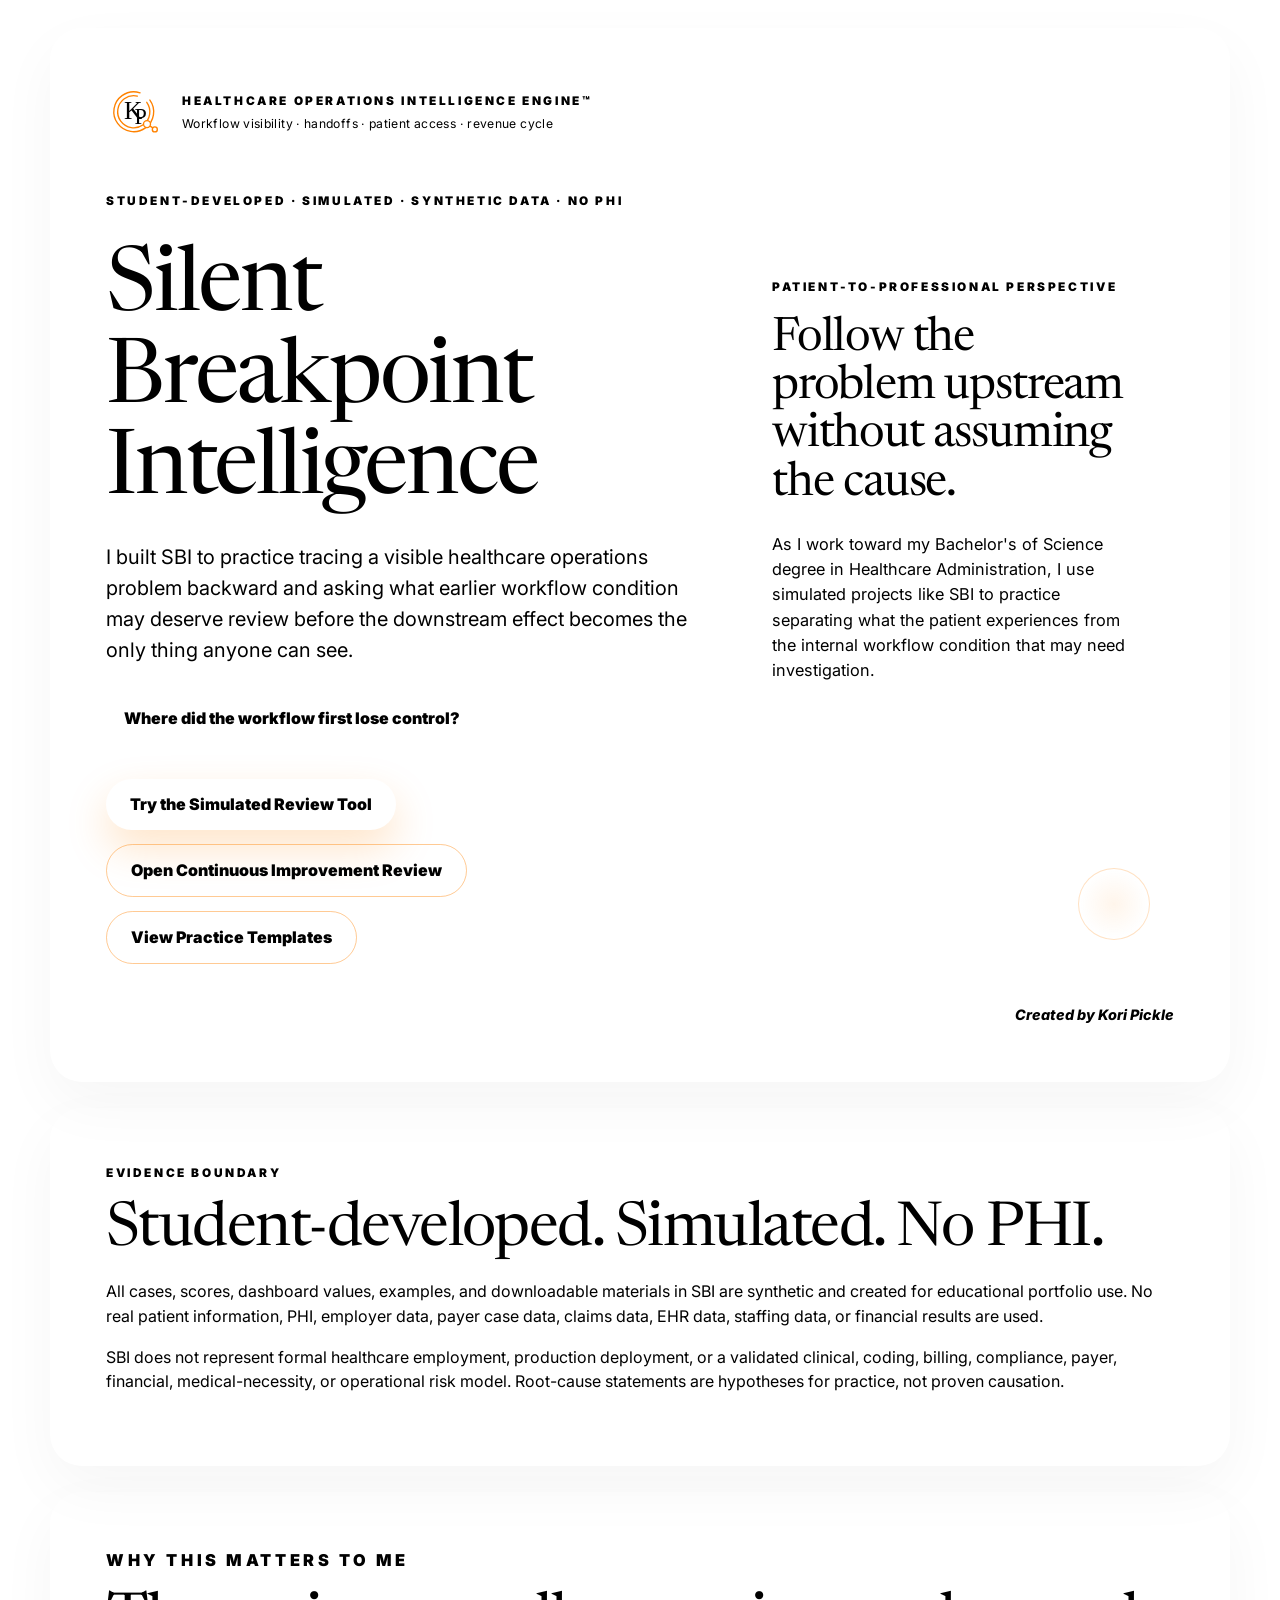
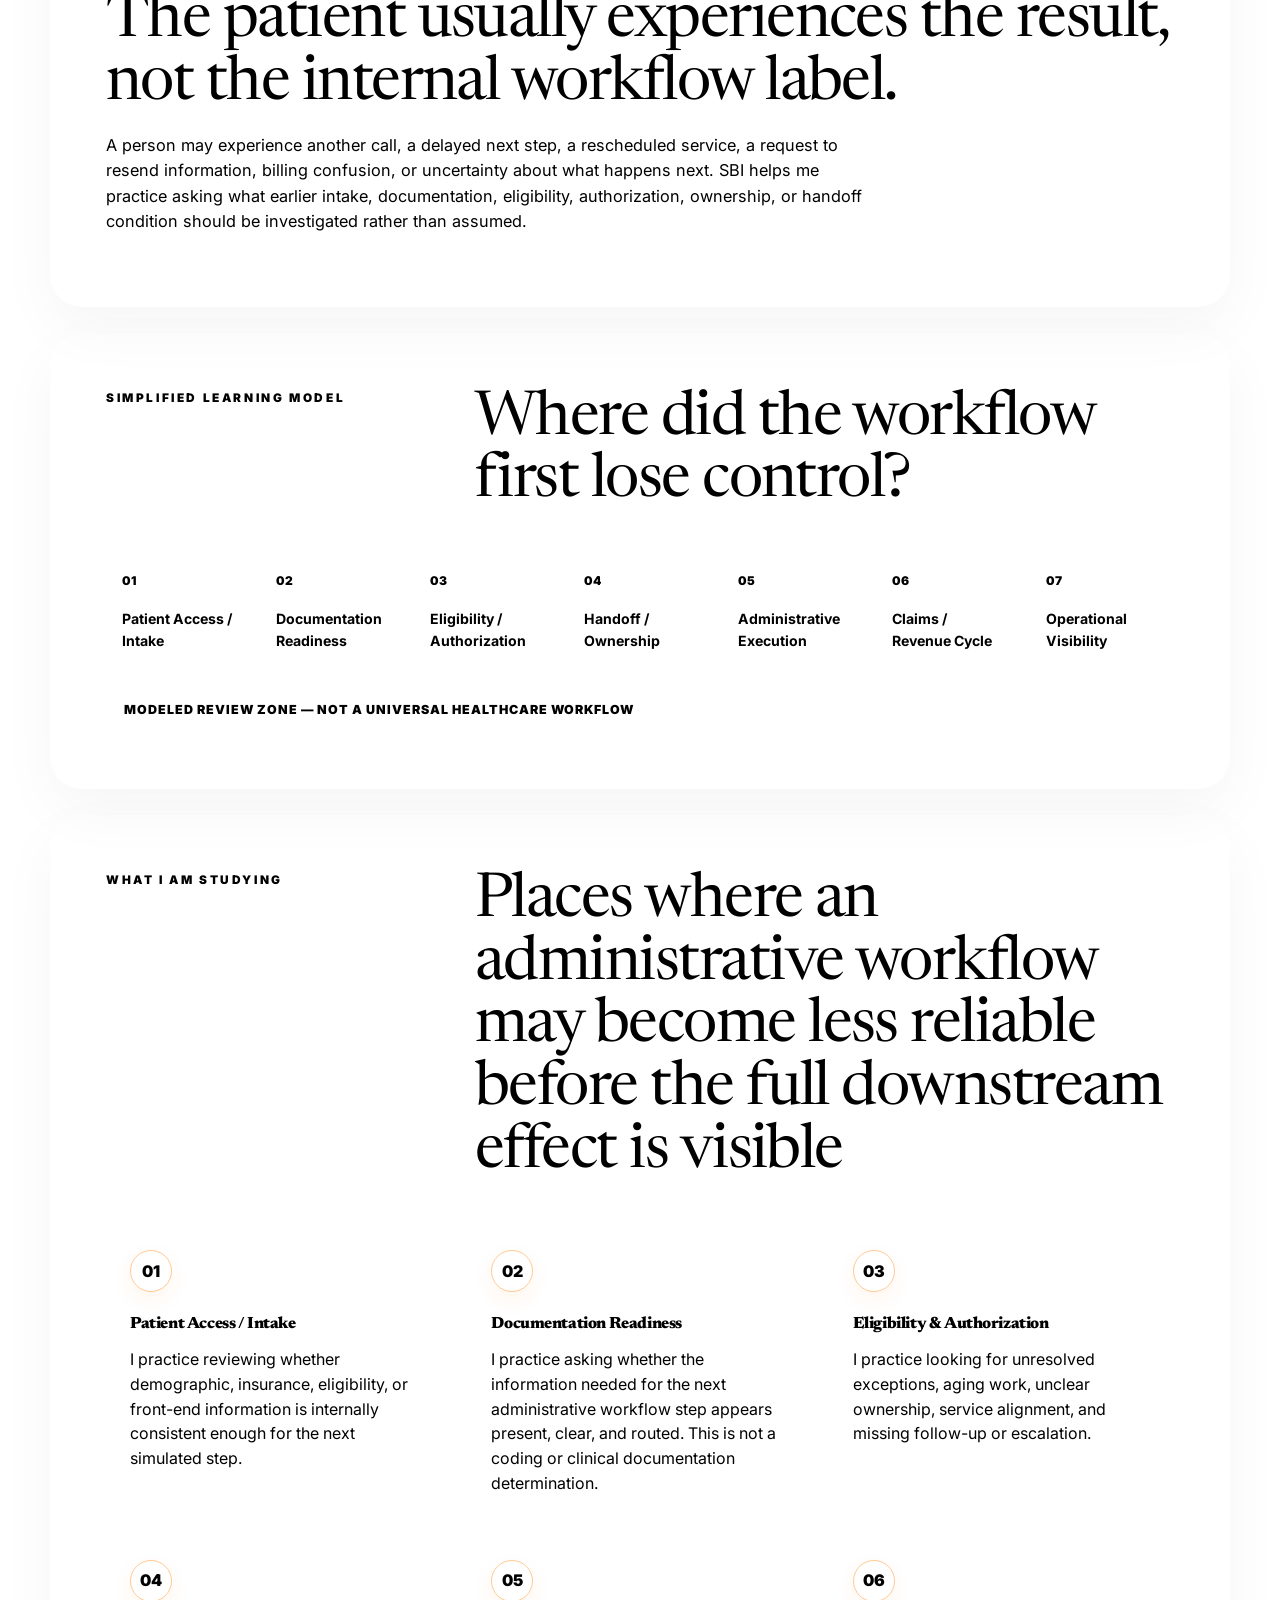
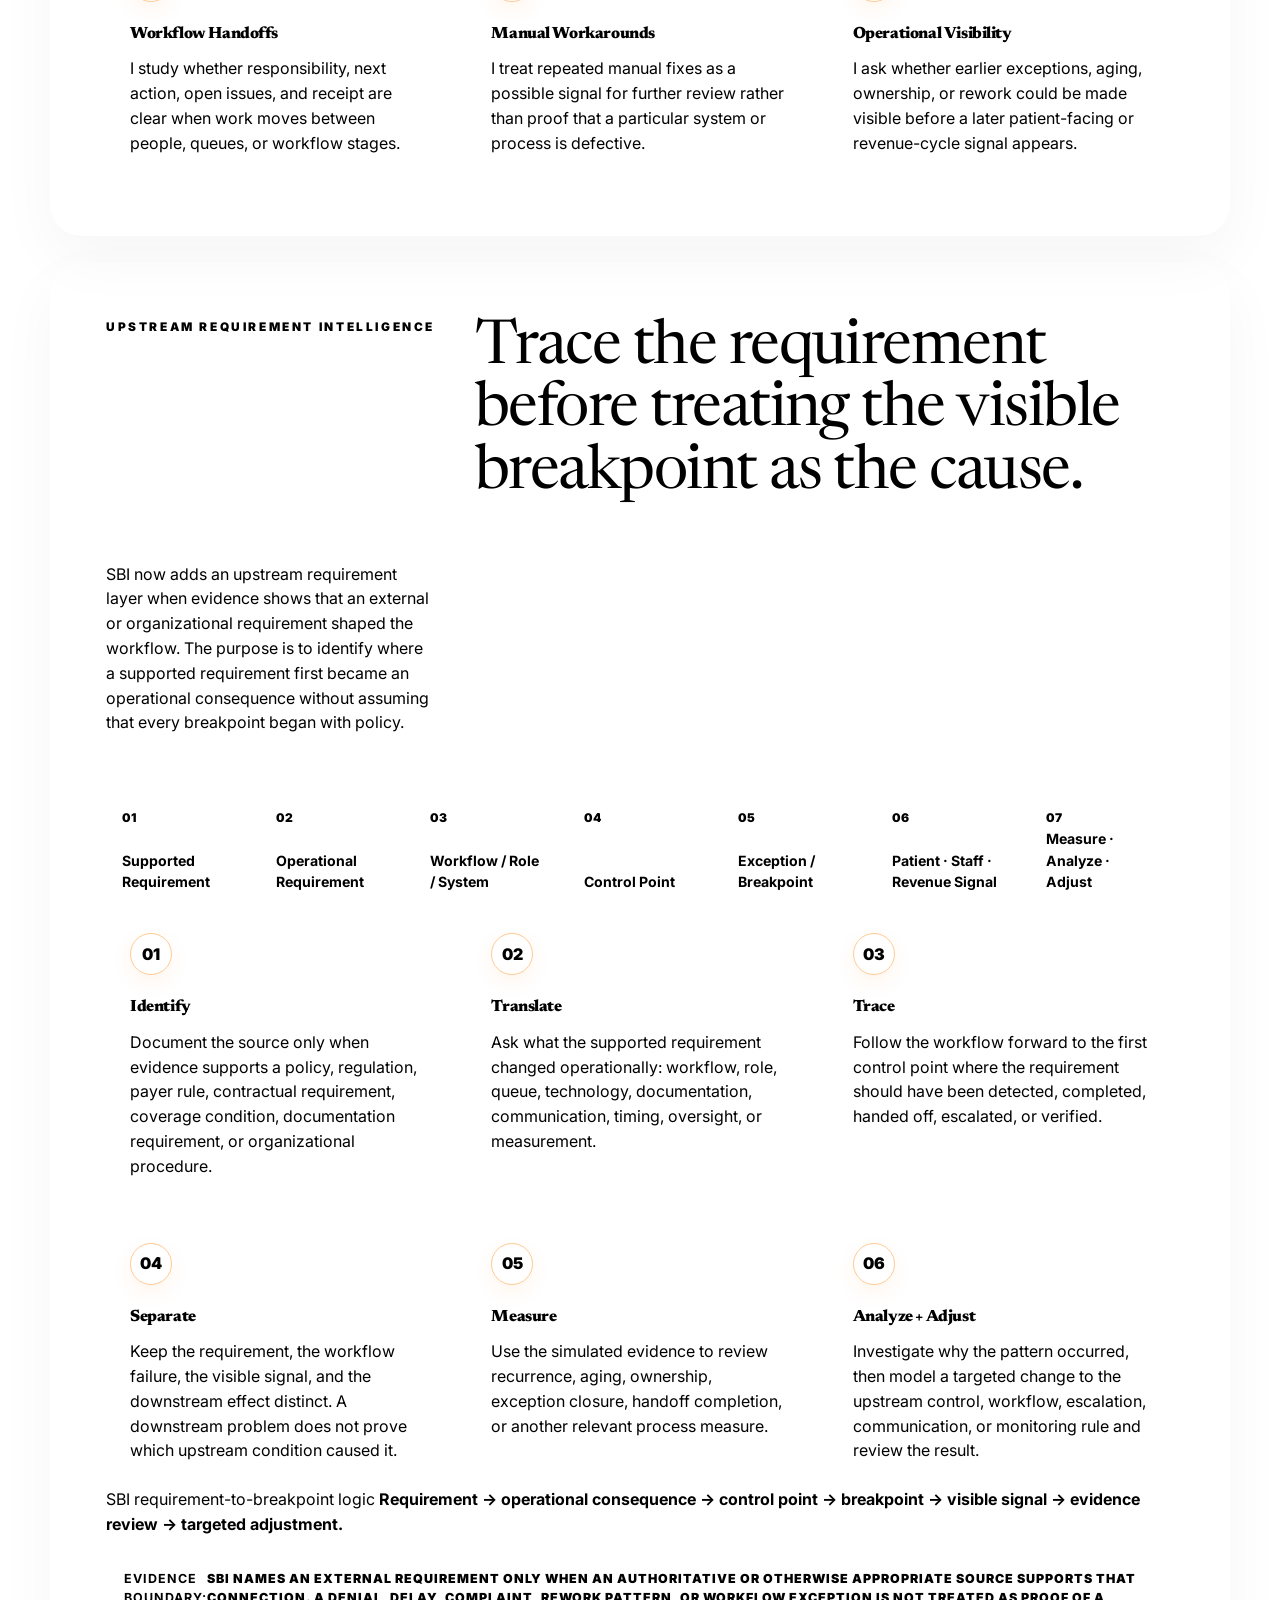
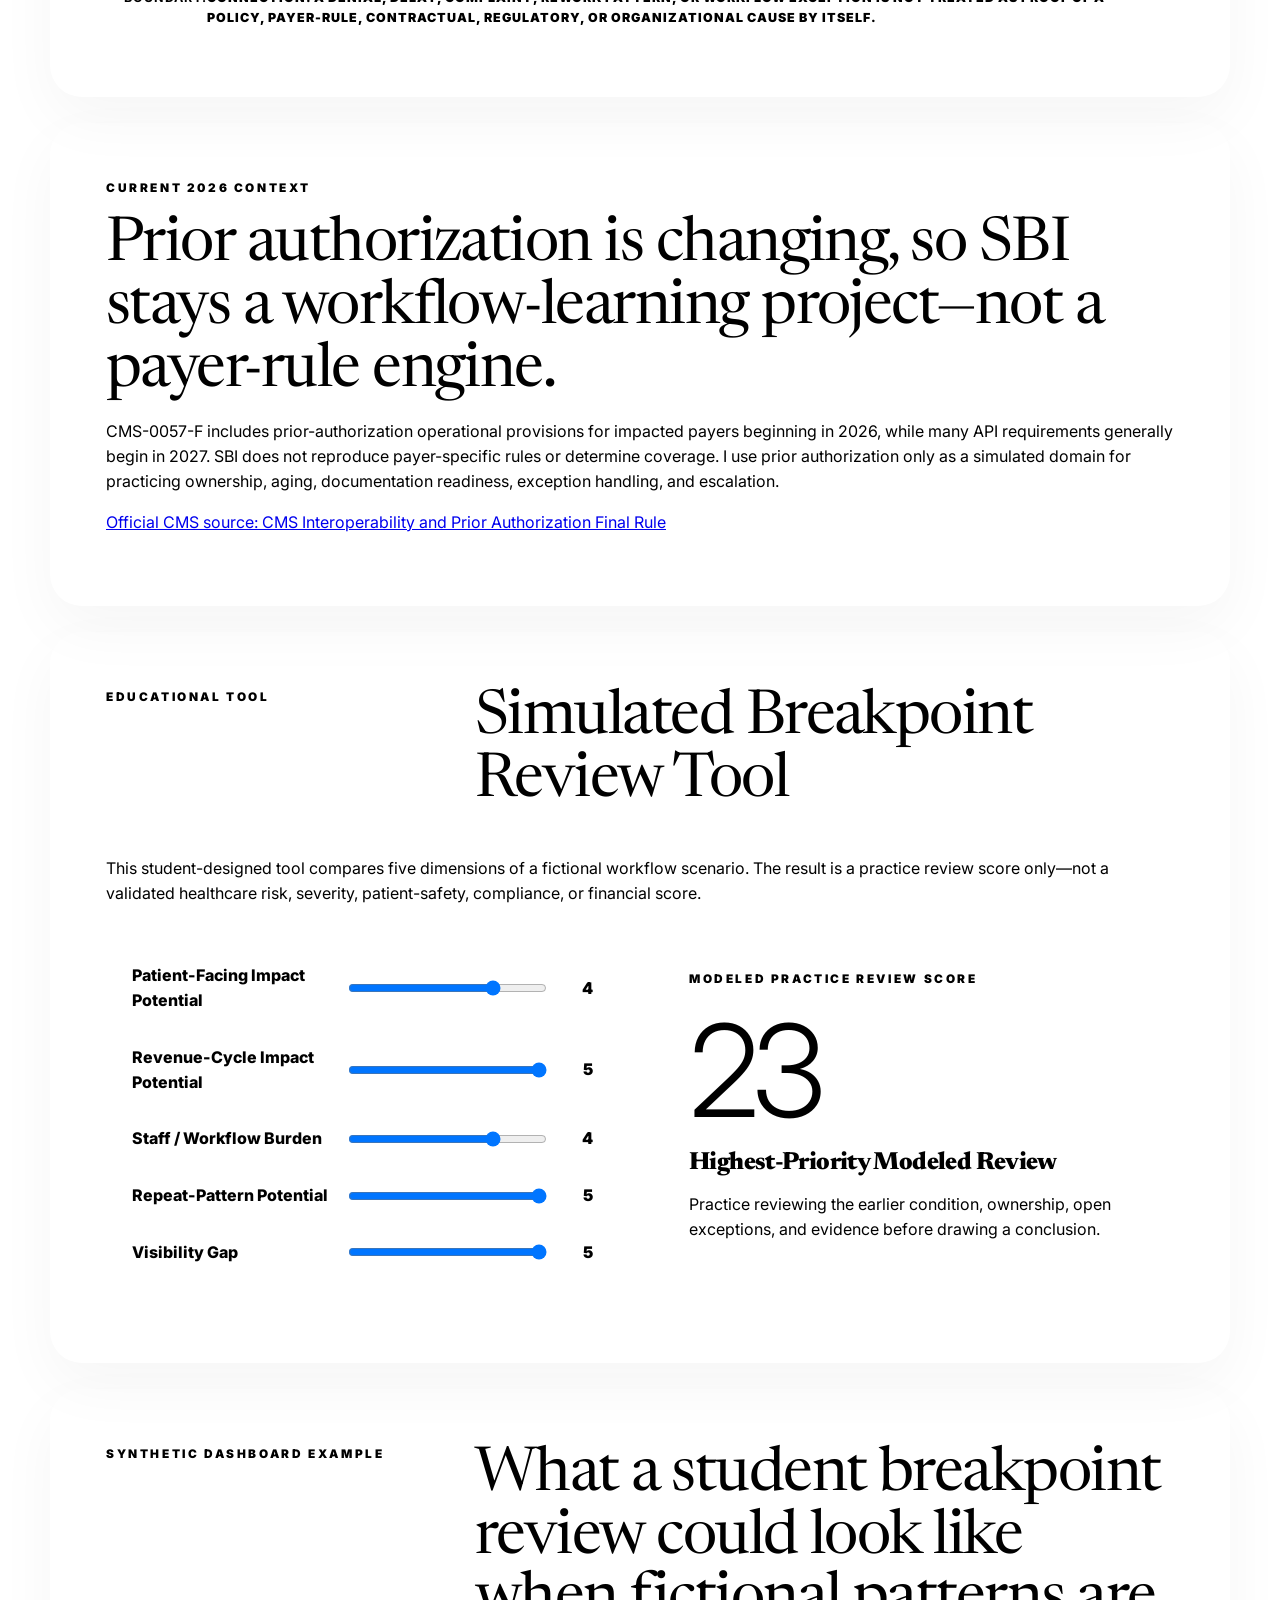
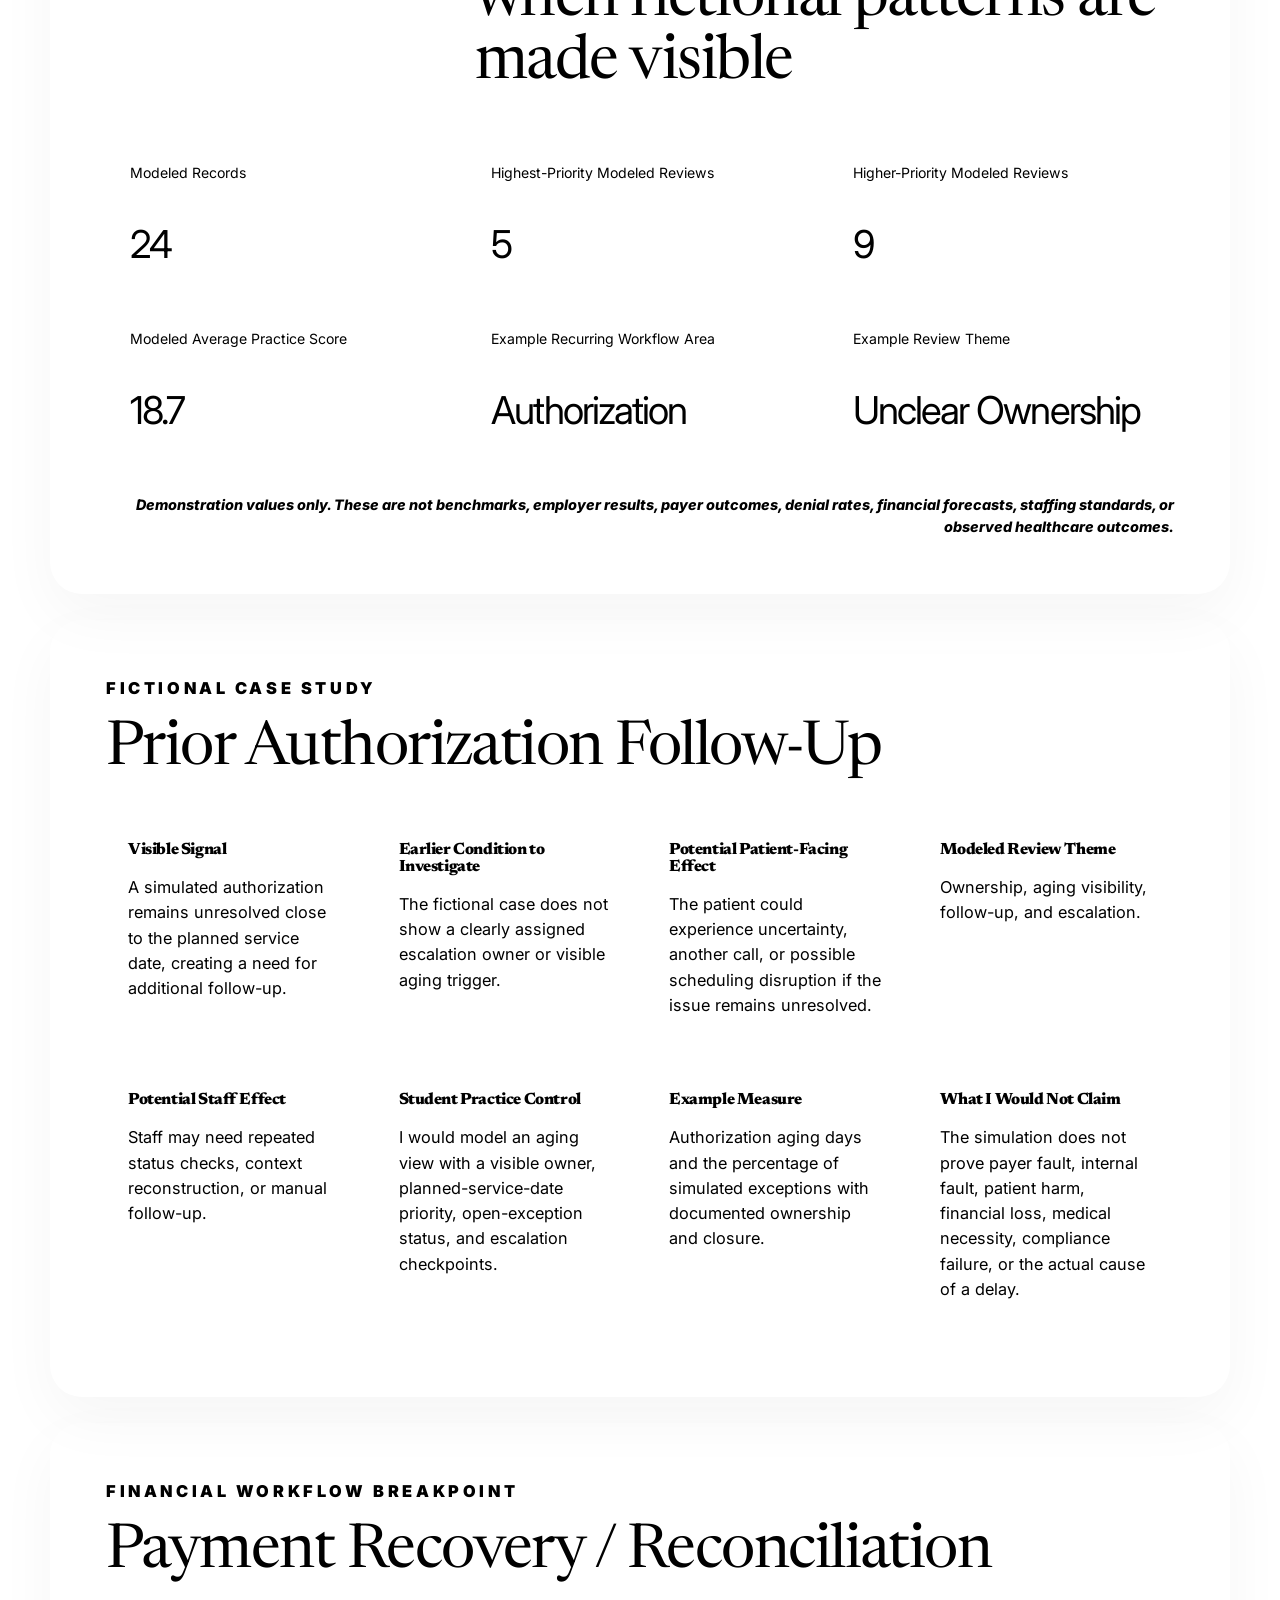
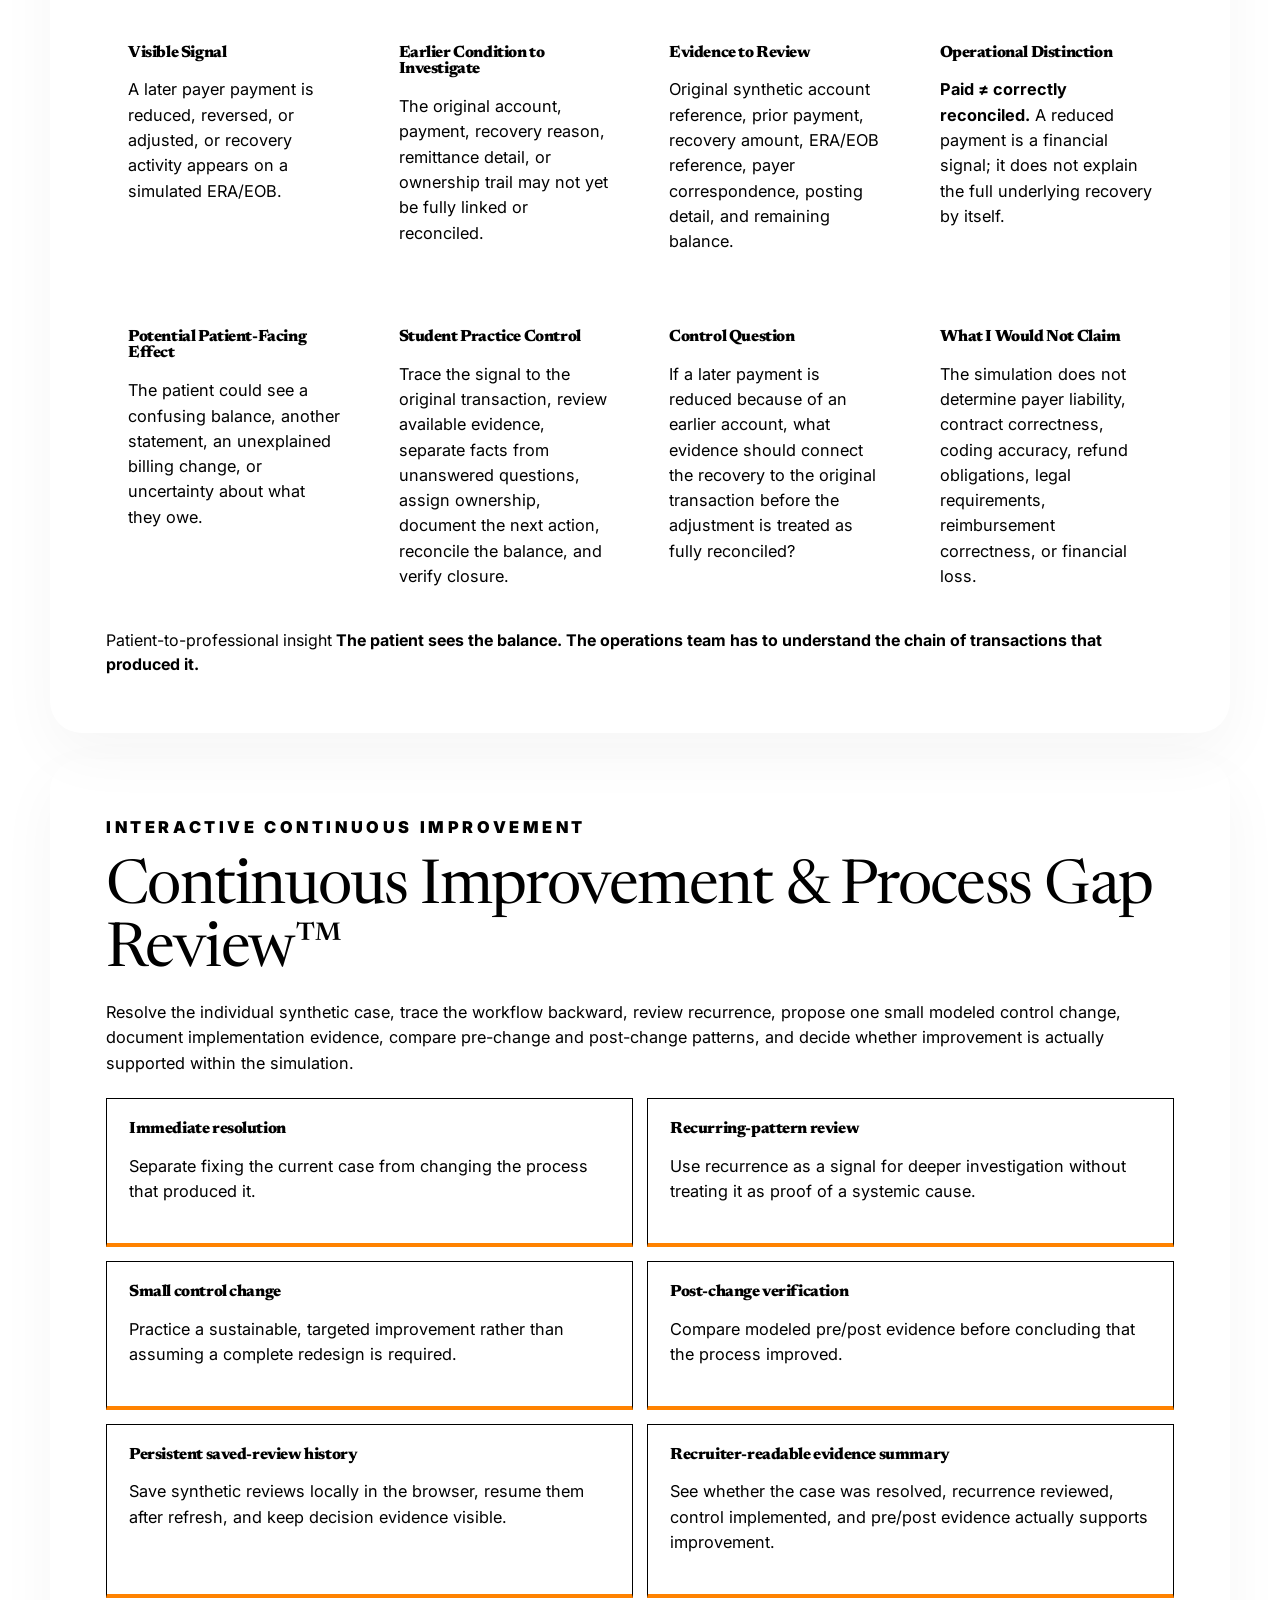
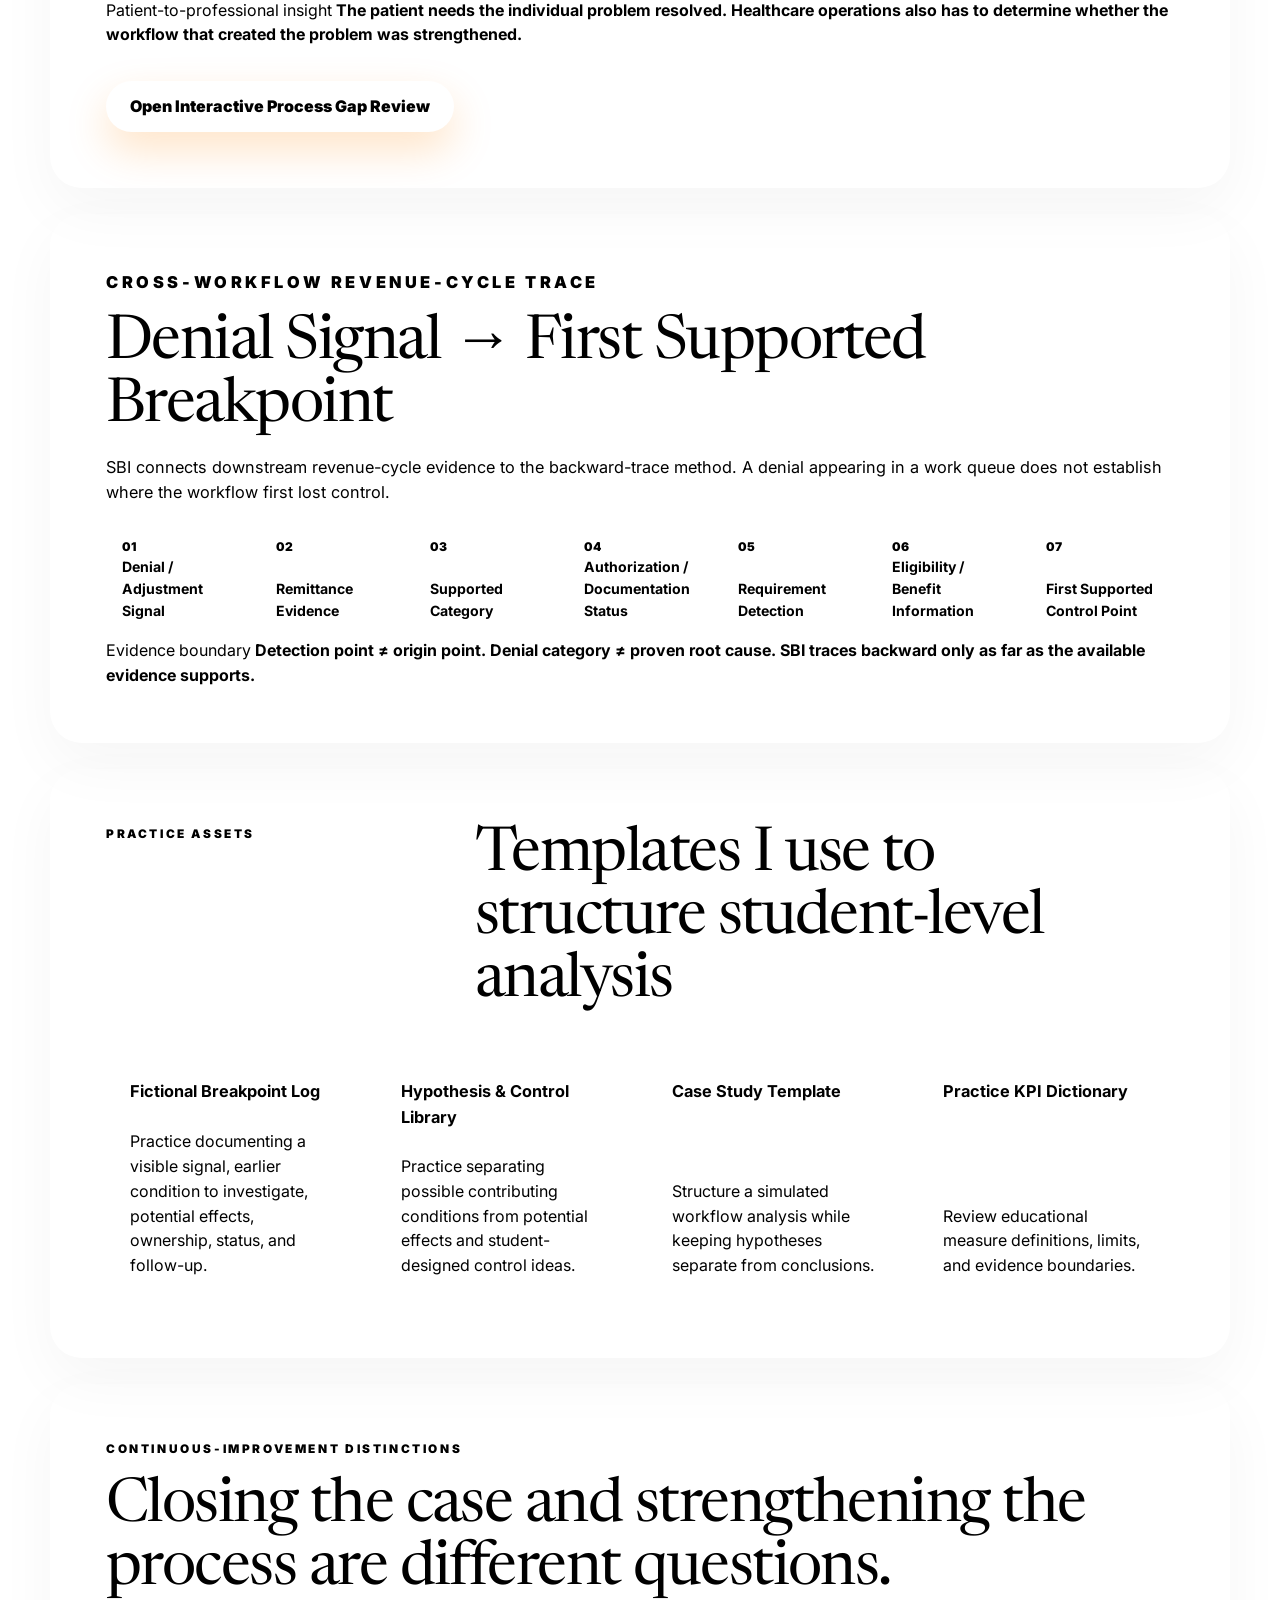
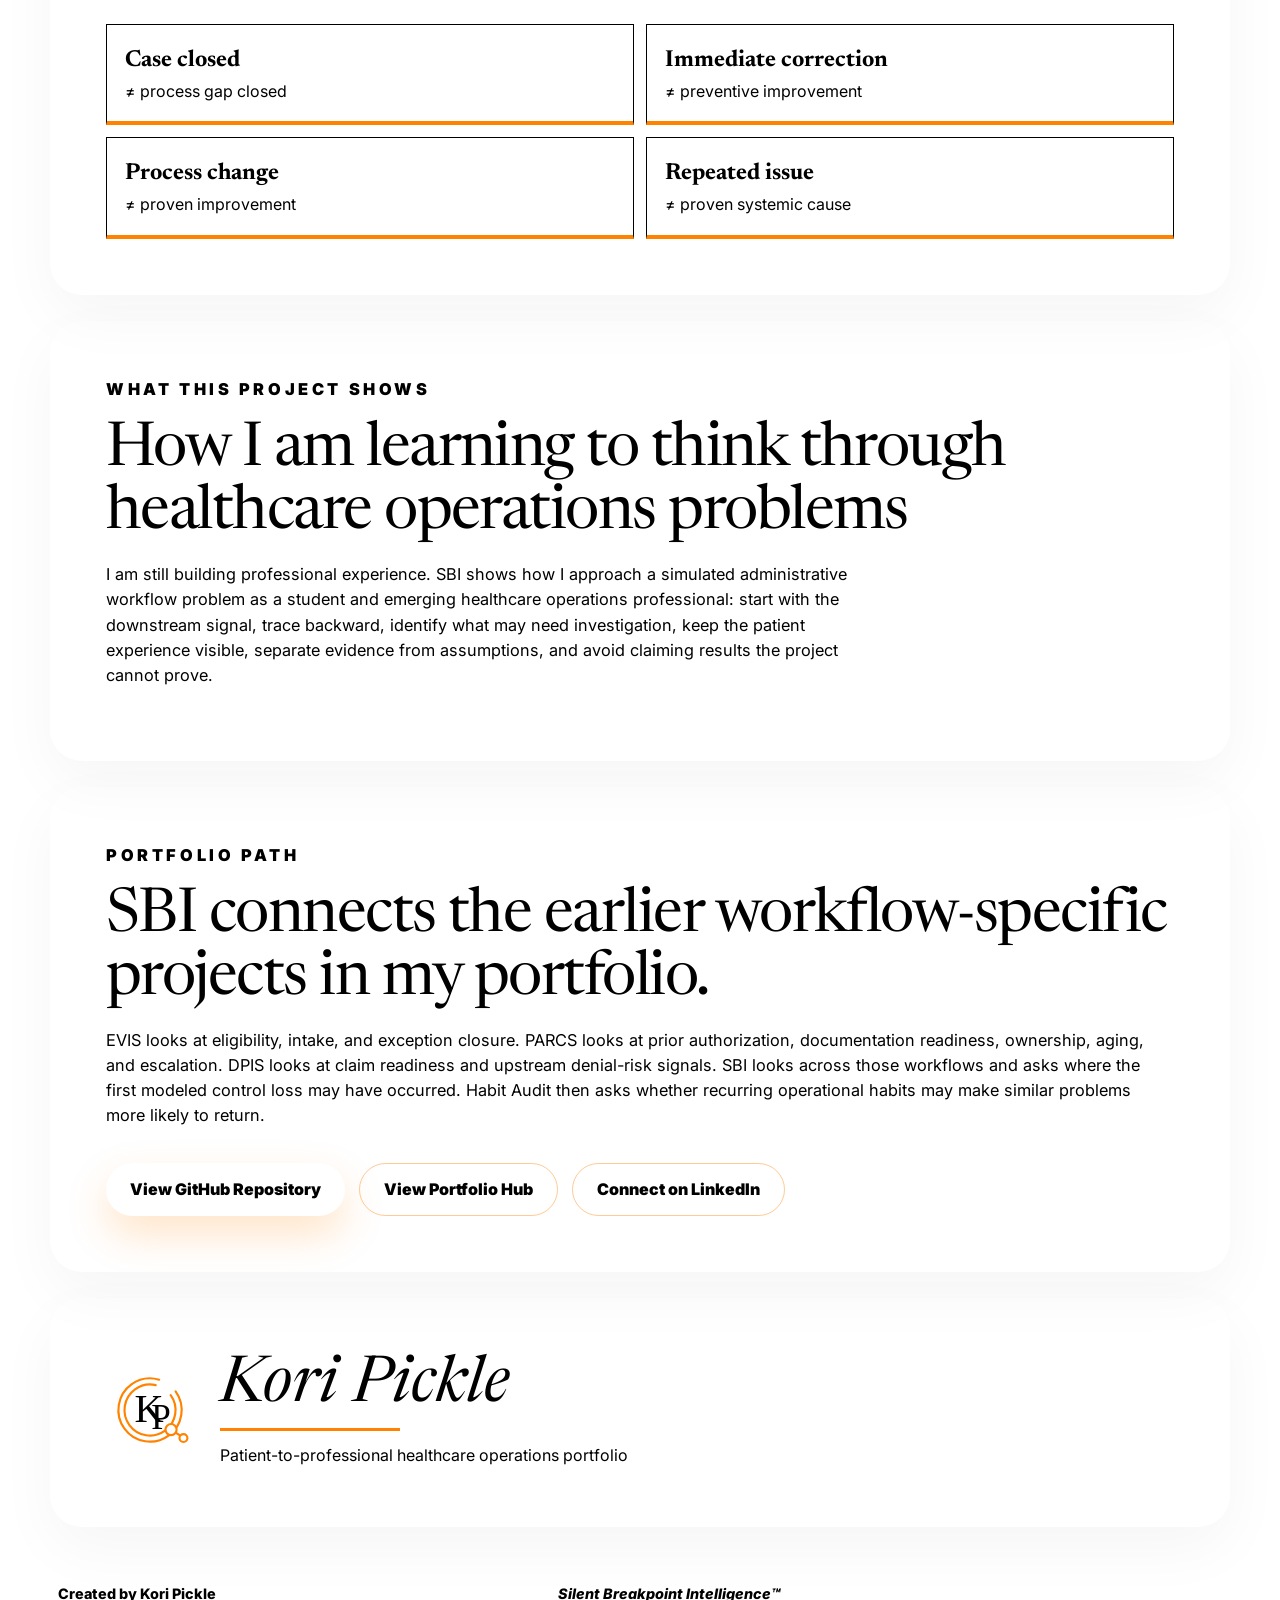
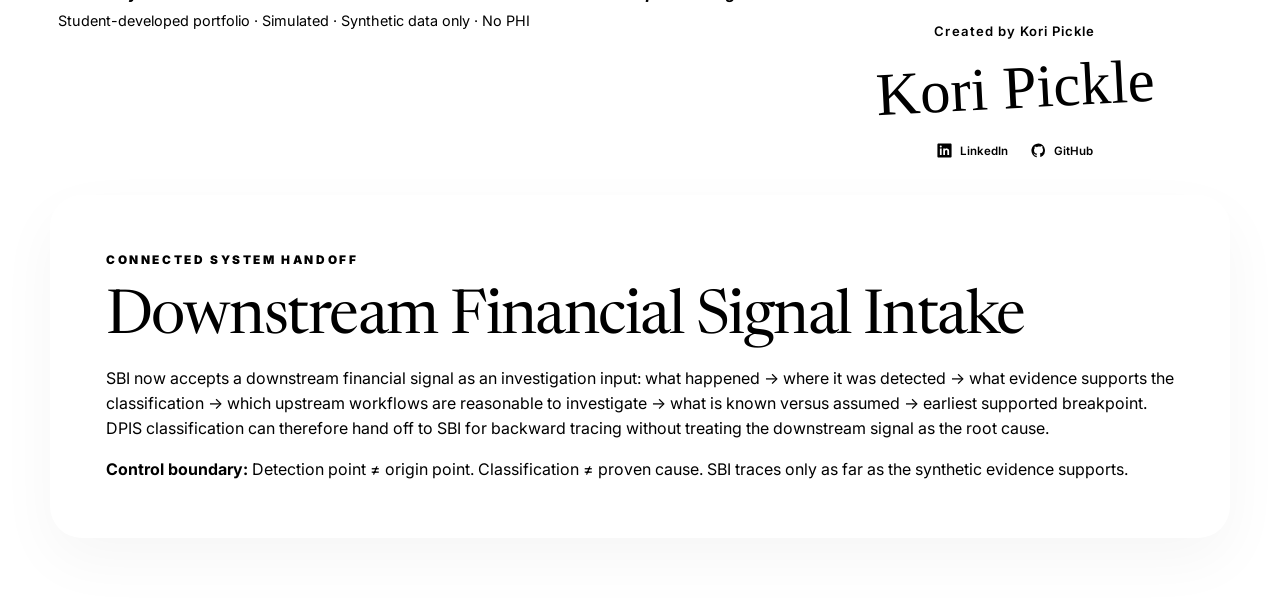
<file: index.html>
<!DOCTYPE html>
<html lang="en">
<head>
  <meta charset="UTF-8">
  <meta name="viewport" content="width=device-width, initial-scale=1.0">
  <title>SBI — Silent Breakpoint Intelligence™ | Kori Pickle</title>
  <link rel="canonical" href="https://koripickle1101-tn.github.io/silent-breakpoint-intelligence-system/">
  <meta name="description" content="Student-developed, simulated healthcare operations portfolio project by Kori Pickle demonstrating upstream breakpoint analysis, handoff review, ownership, recurrence review, continuous improvement, and closure using synthetic no-PHI scenarios.">
  <meta property="og:title" content="SBI | Silent Breakpoint Intelligence™">
  <meta property="og:description" content="A patient-to-professional healthcare operations project using synthetic data to practice upstream workflow analysis, handoff review, ownership, exception closure, and operational visibility.">
  <meta property="og:type" content="website">
  <meta property="og:url" content="https://koripickle1101-TN.github.io/silent-breakpoint-intelligence-system/">
  <meta property="og:image" content="https://koripickle1101-TN.github.io/silent-breakpoint-intelligence-system/assets/linkedin-preview.png">
  <meta property="og:image:secure_url" content="https://koripickle1101-TN.github.io/silent-breakpoint-intelligence-system/assets/linkedin-preview.png">
  <meta property="og:image:type" content="image/png">
  <meta property="og:image:width" content="1200">
  <meta property="og:image:height" content="627">
  <meta name="twitter:card" content="summary_large_image">
  <meta name="twitter:title" content="SBI | Silent Breakpoint Intelligence™">
  <meta name="twitter:description" content="Student-developed, simulated, no-PHI healthcare operations portfolio project.">
  <meta name="twitter:image" content="https://koripickle1101-TN.github.io/silent-breakpoint-intelligence-system/assets/linkedin-preview.png">
  <link rel="stylesheet" href="style.css">
  <script type="application/ld+json">
  {
    "@context":"https://schema.org",
    "@type":"WebSite",
    "name":"SBI — Silent Breakpoint Intelligence™",
    "url":"https://koripickle1101-tn.github.io/silent-breakpoint-intelligence-system/",
    "description":"Student-developed, simulated healthcare operations portfolio project by Kori Pickle demonstrating upstream breakpoint analysis, handoff review, ownership, recurrence review, continuous improvement, and closure using synthetic no-PHI scenarios.",
    "creator":{
      "@type":"Person",
      "name":"Kori Pickle",
      "url":"https://www.linkedin.com/in/kori-pickle"
    },
    "about":[
      "Healthcare operations",
      "Patient access",
      "Revenue cycle",
      "Workflow analysis"
    ]
  }
  </script>
</head>
<body>
  <main>
    <section class="hero shell-card">
      <div class="brand-strip">
        <img class="brand-logo" src="kp-logo.svg" alt="Kori Pickle KP logo">
        <div>
          <p>Healthcare Operations Intelligence Engine™</p>
          <small>Workflow visibility · handoffs · patient access · revenue cycle</small>
        </div>
      </div>

      <p class="dashboard-label">Student-Developed · Simulated · Synthetic Data · No PHI</p>

      <div class="hero-grid">
        <div>
          <h1>Silent Breakpoint <span>Intelligence</span></h1>
          <p class="subtitle">I built SBI to practice tracing a visible healthcare operations problem backward and asking what earlier workflow condition may deserve review before the downstream effect becomes the only thing anyone can see.</p>
          <p class="tagline">Where did the workflow first lose control?</p>
          <div class="hero-actions">
            <a class="button primary" href="#calculator">Try the Simulated Review Tool</a>
            <a class="button secondary" href="continuous-improvement-process-gap-review.html">Open Continuous Improvement Review</a>
            <a class="button secondary" href="#templates">View Practice Templates</a>
          </div>
        </div>

        <aside class="signature-card">
          <p class="card-label">Patient-to-Professional Perspective</p>
          <h2>Follow the problem upstream without assuming the cause.</h2>
          <p>As I work toward my Bachelor's of Science degree in Healthcare Administration, I use simulated projects like SBI to practice separating what the patient experiences from the internal workflow condition that may need investigation.</p>
        </aside>
      </div>

      <p class="created-line">Created by Kori Pickle</p>
    </section>

    <section class="shell-card slim-card">
      <p class="eyebrow">Evidence Boundary</p>
      <h2>Student-developed. Simulated. No PHI.</h2>
      <p>All cases, scores, dashboard values, examples, and downloadable materials in SBI are synthetic and created for educational portfolio use. No real patient information, PHI, employer data, payer case data, claims data, EHR data, staffing data, or financial results are used.</p>
      <p>SBI does not represent formal healthcare employment, production deployment, or a validated clinical, coding, billing, compliance, payer, financial, medical-necessity, or operational risk model. Root-cause statements are hypotheses for practice, not proven causation.</p>
    </section>

    <section class="statement-section shell-card slim-card">
      <p class="section-kicker">Why This Matters to Me</p>
      <h2>The patient usually experiences the result, not the internal workflow label.</h2>
      <p>A person may experience another call, a delayed next step, a rescheduled service, a request to resend information, billing confusion, or uncertainty about what happens next. SBI helps me practice asking what earlier intake, documentation, eligibility, authorization, ownership, or handoff condition should be investigated rather than assumed.</p>
    </section>

    <section class="map-section shell-card">
      <div class="section-header">
        <p class="eyebrow">Simplified Learning Model</p>
        <h2>Where did the workflow first lose control?</h2>
      </div>
      <div class="workflow-map">
        <div class="step danger"><span>01</span><strong>Patient Access / Intake</strong></div>
        <div class="step danger"><span>02</span><strong>Documentation Readiness</strong></div>
        <div class="step danger"><span>03</span><strong>Eligibility / Authorization</strong></div>
        <div class="step danger"><span>04</span><strong>Handoff / Ownership</strong></div>
        <div class="step"><span>05</span><strong>Administrative Execution</strong></div>
        <div class="step"><span>06</span><strong>Claims / Revenue Cycle</strong></div>
        <div class="step"><span>07</span><strong>Operational Visibility</strong></div>
      </div>
      <div class="zone-callout">Modeled Review Zone — not a universal healthcare workflow</div>
    </section>

    <section id="framework" class="framework-section shell-card">
      <div class="section-header">
        <p class="eyebrow">What I Am Studying</p>
        <h2>Places where an administrative workflow may become less reliable before the full downstream effect is visible</h2>
      </div>

      <div class="cards six-grid">
        <article class="card"><span class="number">01</span><h3>Patient Access / Intake</h3><p>I practice reviewing whether demographic, insurance, eligibility, or front-end information is internally consistent enough for the next simulated step.</p></article>
        <article class="card"><span class="number">02</span><h3>Documentation Readiness</h3><p>I practice asking whether the information needed for the next administrative workflow step appears present, clear, and routed. This is not a coding or clinical documentation determination.</p></article>
        <article class="card"><span class="number">03</span><h3>Eligibility & Authorization</h3><p>I practice looking for unresolved exceptions, aging work, unclear ownership, service alignment, and missing follow-up or escalation.</p></article>
        <article class="card"><span class="number">04</span><h3>Workflow Handoffs</h3><p>I study whether responsibility, next action, open issues, and receipt are clear when work moves between people, queues, or workflow stages.</p></article>
        <article class="card"><span class="number">05</span><h3>Manual Workarounds</h3><p>I treat repeated manual fixes as a possible signal for further review rather than proof that a particular system or process is defective.</p></article>
        <article class="card"><span class="number">06</span><h3>Operational Visibility</h3><p>I ask whether earlier exceptions, aging, ownership, or rework could be made visible before a later patient-facing or revenue-cycle signal appears.</p></article>
      </div>
    </section>

    <section id="requirement-intelligence" class="framework-section shell-card">
      <div class="section-header">
        <p class="eyebrow">Upstream Requirement Intelligence</p>
        <h2>Trace the requirement before treating the visible breakpoint as the cause.</h2>
        <p>SBI now adds an upstream requirement layer when evidence shows that an external or organizational requirement shaped the workflow. The purpose is to identify where a supported requirement first became an operational consequence without assuming that every breakpoint began with policy.</p>
      </div>

      <div class="workflow-map">
        <div class="step danger"><span>01</span><strong>Supported Requirement</strong></div>
        <div class="step danger"><span>02</span><strong>Operational Requirement</strong></div>
        <div class="step danger"><span>03</span><strong>Workflow / Role / System</strong></div>
        <div class="step danger"><span>04</span><strong>Control Point</strong></div>
        <div class="step"><span>05</span><strong>Exception / Breakpoint</strong></div>
        <div class="step"><span>06</span><strong>Patient · Staff · Revenue Signal</strong></div>
        <div class="step"><span>07</span><strong>Measure · Analyze · Adjust</strong></div>
      </div>

      <div class="cards six-grid">
        <article class="card"><span class="number">01</span><h3>Identify</h3><p>Document the source only when evidence supports a policy, regulation, payer rule, contractual requirement, coverage condition, documentation requirement, or organizational procedure.</p></article>
        <article class="card"><span class="number">02</span><h3>Translate</h3><p>Ask what the supported requirement changed operationally: workflow, role, queue, technology, documentation, communication, timing, oversight, or measurement.</p></article>
        <article class="card"><span class="number">03</span><h3>Trace</h3><p>Follow the workflow forward to the first control point where the requirement should have been detected, completed, handed off, escalated, or verified.</p></article>
        <article class="card"><span class="number">04</span><h3>Separate</h3><p>Keep the requirement, the workflow failure, the visible signal, and the downstream effect distinct. A downstream problem does not prove which upstream condition caused it.</p></article>
        <article class="card"><span class="number">05</span><h3>Measure</h3><p>Use the simulated evidence to review recurrence, aging, ownership, exception closure, handoff completion, or another relevant process measure.</p></article>
        <article class="card"><span class="number">06</span><h3>Analyze + Adjust</h3><p>Investigate why the pattern occurred, then model a targeted change to the upstream control, workflow, escalation, communication, or monitoring rule and review the result.</p></article>
      </div>

      <div class="insight-banner">
        <span>SBI requirement-to-breakpoint logic</span>
        <strong>Requirement → operational consequence → control point → breakpoint → visible signal → evidence review → targeted adjustment.</strong>
      </div>

      <div class="zone-callout"><strong>Evidence boundary:</strong> SBI names an external requirement only when an authoritative or otherwise appropriate source supports that connection. A denial, delay, complaint, rework pattern, or workflow exception is not treated as proof of a policy, payer-rule, contractual, regulatory, or organizational cause by itself.</div>
    </section>

    <section class="shell-card slim-card">
      <p class="eyebrow">Current 2026 Context</p>
      <h2>Prior authorization is changing, so SBI stays a workflow-learning project—not a payer-rule engine.</h2>
      <p>CMS-0057-F includes prior-authorization operational provisions for impacted payers beginning in 2026, while many API requirements generally begin in 2027. SBI does not reproduce payer-specific rules or determine coverage. I use prior authorization only as a simulated domain for practicing ownership, aging, documentation readiness, exception handling, and escalation.</p>
      <p><a href="https://www.cms.gov/newsroom/fact-sheets/cms-interoperability-prior-authorization-final-rule-cms-0057-f" target="_blank" rel="noopener">Official CMS source: CMS Interoperability and Prior Authorization Final Rule</a></p>
    </section>

    <section id="calculator" class="calculator-section shell-card">
      <div class="section-header">
        <p class="eyebrow">Educational Tool</p>
        <h2>Simulated Breakpoint Review Tool</h2>
      </div>
      <p>This student-designed tool compares five dimensions of a fictional workflow scenario. The result is a practice review score only—not a validated healthcare risk, severity, patient-safety, compliance, or financial score.</p>
      <div class="calculator-grid">
        <div class="calculator-controls">
          <label>Patient-Facing Impact Potential <input id="patient" type="range" min="1" max="5" value="4"><span id="patientValue">4</span></label>
          <label>Revenue-Cycle Impact Potential <input id="revenue" type="range" min="1" max="5" value="5"><span id="revenueValue">5</span></label>
          <label>Staff / Workflow Burden <input id="staff" type="range" min="1" max="5" value="4"><span id="staffValue">4</span></label>
          <label>Repeat-Pattern Potential <input id="repeat" type="range" min="1" max="5" value="5"><span id="repeatValue">5</span></label>
          <label>Visibility Gap <input id="visibility" type="range" min="1" max="5" value="5"><span id="visibilityValue">5</span></label>
        </div>
        <div class="calculator-result">
          <p class="card-label">Modeled Practice Review Score</p>
          <div id="scoreTotal" class="score-total">23</div>
          <h3 id="riskLevel">Highest-Priority Modeled Review</h3>
          <p id="recommendation">Practice reviewing the earlier condition, ownership, open exceptions, and evidence before drawing a conclusion.</p>
        </div>
      </div>
    </section>

    <section class="dashboard-section shell-card">
      <div class="section-header">
        <p class="eyebrow">Synthetic Dashboard Example</p>
        <h2>What a student breakpoint review could look like when fictional patterns are made visible</h2>
      </div>
      <div class="metric-grid">
        <article><span>Modeled Records</span><strong>24</strong></article>
        <article><span>Highest-Priority Modeled Reviews</span><strong>5</strong></article>
        <article><span>Higher-Priority Modeled Reviews</span><strong>9</strong></article>
        <article><span>Modeled Average Practice Score</span><strong>18.7</strong></article>
        <article><span>Example Recurring Workflow Area</span><strong>Authorization</strong></article>
        <article><span>Example Review Theme</span><strong>Unclear Ownership</strong></article>
      </div>
      <p class="created-line">Demonstration values only. These are not benchmarks, employer results, payer outcomes, denial rates, financial forecasts, staffing standards, or observed healthcare outcomes.</p>
    </section>

    <section class="case-section shell-card">
      <div class="case-content">
        <p class="eyebrow">Fictional Case Study</p>
        <h2>Prior Authorization Follow-Up</h2>
        <div class="case-grid">
          <article><h3>Visible Signal</h3><p>A simulated authorization remains unresolved close to the planned service date, creating a need for additional follow-up.</p></article>
          <article><h3>Earlier Condition to Investigate</h3><p>The fictional case does not show a clearly assigned escalation owner or visible aging trigger.</p></article>
          <article><h3>Potential Patient-Facing Effect</h3><p>The patient could experience uncertainty, another call, or possible scheduling disruption if the issue remains unresolved.</p></article>
          <article><h3>Modeled Review Theme</h3><p>Ownership, aging visibility, follow-up, and escalation.</p></article>
          <article><h3>Potential Staff Effect</h3><p>Staff may need repeated status checks, context reconstruction, or manual follow-up.</p></article>
          <article><h3>Student Practice Control</h3><p>I would model an aging view with a visible owner, planned-service-date priority, open-exception status, and escalation checkpoints.</p></article>
          <article><h3>Example Measure</h3><p>Authorization aging days and the percentage of simulated exceptions with documented ownership and closure.</p></article>
          <article><h3>What I Would Not Claim</h3><p>The simulation does not prove payer fault, internal fault, patient harm, financial loss, medical necessity, compliance failure, or the actual cause of a delay.</p></article>
        </div>
      </div>
    </section>

    <section class="case-section shell-card">
      <div class="case-content">
        <p class="eyebrow">Financial Workflow Breakpoint</p>
        <h2>Payment Recovery / Reconciliation</h2>
        <div class="case-grid">
          <article><h3>Visible Signal</h3><p>A later payer payment is reduced, reversed, or adjusted, or recovery activity appears on a simulated ERA/EOB.</p></article>
          <article><h3>Earlier Condition to Investigate</h3><p>The original account, payment, recovery reason, remittance detail, or ownership trail may not yet be fully linked or reconciled.</p></article>
          <article><h3>Evidence to Review</h3><p>Original synthetic account reference, prior payment, recovery amount, ERA/EOB reference, payer correspondence, posting detail, and remaining balance.</p></article>
          <article><h3>Operational Distinction</h3><p><strong>Paid ≠ correctly reconciled.</strong> A reduced payment is a financial signal; it does not explain the full underlying recovery by itself.</p></article>
          <article><h3>Potential Patient-Facing Effect</h3><p>The patient could see a confusing balance, another statement, an unexplained billing change, or uncertainty about what they owe.</p></article>
          <article><h3>Student Practice Control</h3><p>Trace the signal to the original transaction, review available evidence, separate facts from unanswered questions, assign ownership, document the next action, reconcile the balance, and verify closure.</p></article>
          <article><h3>Control Question</h3><p>If a later payment is reduced because of an earlier account, what evidence should connect the recovery to the original transaction before the adjustment is treated as fully reconciled?</p></article>
          <article><h3>What I Would Not Claim</h3><p>The simulation does not determine payer liability, contract correctness, coding accuracy, refund obligations, legal requirements, reimbursement correctness, or financial loss.</p></article>
        </div>
        <div class="insight-banner">
          <span>Patient-to-professional insight</span>
          <strong>The patient sees the balance. The operations team has to understand the chain of transactions that produced it.</strong>
        </div>
      </div>
    </section>

    <section class="case-section shell-card continuous-improvement-launch">
      <div class="case-content">
        <p class="eyebrow">Interactive Continuous Improvement</p>
        <h2>Continuous Improvement &amp; Process Gap Review™</h2>
        <p>Resolve the individual synthetic case, trace the workflow backward, review recurrence, propose one small modeled control change, document implementation evidence, compare pre-change and post-change patterns, and decide whether improvement is actually supported within the simulation.</p>
        <div class="ci-launch-grid">
          <article><h3>Immediate resolution</h3><p>Separate fixing the current case from changing the process that produced it.</p></article>
          <article><h3>Recurring-pattern review</h3><p>Use recurrence as a signal for deeper investigation without treating it as proof of a systemic cause.</p></article>
          <article><h3>Small control change</h3><p>Practice a sustainable, targeted improvement rather than assuming a complete redesign is required.</p></article>
          <article><h3>Post-change verification</h3><p>Compare modeled pre/post evidence before concluding that the process improved.</p></article>
          <article><h3>Persistent saved-review history</h3><p>Save synthetic reviews locally in the browser, resume them after refresh, and keep decision evidence visible.</p></article>
          <article><h3>Recruiter-readable evidence summary</h3><p>See whether the case was resolved, recurrence reviewed, control implemented, and pre/post evidence actually supports improvement.</p></article>
        </div>
        <div class="insight-banner">
          <span>Patient-to-professional insight</span>
          <strong>The patient needs the individual problem resolved. Healthcare operations also has to determine whether the workflow that created the problem was strengthened.</strong>
        </div>
        <div class="hero-actions">
          <a class="button primary" href="continuous-improvement-process-gap-review.html">Open Interactive Process Gap Review</a>
        </div>
      </div>
    </section>

    <section class="case-section shell-card">
      <div class="case-content">
        <p class="eyebrow">Cross-Workflow Revenue-Cycle Trace</p>
        <h2>Denial Signal → First Supported Breakpoint</h2>
        <p>SBI connects downstream revenue-cycle evidence to the backward-trace method. A denial appearing in a work queue does not establish where the workflow first lost control.</p>
        <div class="workflow-map">
          <div class="step danger"><span>01</span><strong>Denial / Adjustment Signal</strong></div>
          <div class="step danger"><span>02</span><strong>Remittance Evidence</strong></div>
          <div class="step danger"><span>03</span><strong>Supported Category</strong></div>
          <div class="step danger"><span>04</span><strong>Authorization / Documentation Status</strong></div>
          <div class="step"><span>05</span><strong>Requirement Detection</strong></div>
          <div class="step"><span>06</span><strong>Eligibility / Benefit Information</strong></div>
          <div class="step"><span>07</span><strong>First Supported Control Point</strong></div>
        </div>
        <div class="insight-banner">
          <span>Evidence boundary</span>
          <strong>Detection point ≠ origin point. Denial category ≠ proven root cause. SBI traces backward only as far as the available evidence supports.</strong>
        </div>
      </div>
    </section>

    <section id="templates" class="template-section shell-card">
      <div class="section-header">
        <p class="eyebrow">Practice Assets</p>
        <h2>Templates I use to structure student-level analysis</h2>
      </div>
      <div class="download-grid">
        <a class="download-card" href="templates/breakpoint-log.csv" download><strong>Fictional Breakpoint Log</strong><span>Practice documenting a visible signal, earlier condition to investigate, potential effects, ownership, status, and follow-up.</span></a>
        <a class="download-card" href="templates/root-cause-library.csv" download><strong>Hypothesis & Control Library</strong><span>Practice separating possible contributing conditions from potential effects and student-designed control ideas.</span></a>
        <a class="download-card" href="templates/case-study-template.md" download><strong>Case Study Template</strong><span>Structure a simulated workflow analysis while keeping hypotheses separate from conclusions.</span></a>
        <a class="download-card" href="templates/kpi-dictionary.md" download><strong>Practice KPI Dictionary</strong><span>Review educational measure definitions, limits, and evidence boundaries.</span></a>
      </div>
    </section>

    <section class="shell-card slim-card">
      <p class="eyebrow">Continuous-Improvement Distinctions</p>
      <h2>Closing the case and strengthening the process are different questions.</h2>
      <div class="ci-distinction-grid">
        <div><strong>Case closed</strong><span>≠ process gap closed</span></div>
        <div><strong>Immediate correction</strong><span>≠ preventive improvement</span></div>
        <div><strong>Process change</strong><span>≠ proven improvement</span></div>
        <div><strong>Repeated issue</strong><span>≠ proven systemic cause</span></div>
      </div>
    </section>

    <section class="positioning-section shell-card slim-card">
      <p class="eyebrow">What This Project Shows</p>
      <h2>How I am learning to think through healthcare operations problems</h2>
      <p>I am still building professional experience. SBI shows how I approach a simulated administrative workflow problem as a student and emerging healthcare operations professional: start with the downstream signal, trace backward, identify what may need investigation, keep the patient experience visible, separate evidence from assumptions, and avoid claiming results the project cannot prove.</p>
    </section>

    <section class="cta-section shell-card slim-card">
      <p class="eyebrow">Portfolio Path</p>
      <h2>SBI connects the earlier workflow-specific projects in my portfolio.</h2>
      <p>EVIS looks at eligibility, intake, and exception closure. PARCS looks at prior authorization, documentation readiness, ownership, aging, and escalation. DPIS looks at claim readiness and upstream denial-risk signals. SBI looks across those workflows and asks where the first modeled control loss may have occurred. Habit Audit then asks whether recurring operational habits may make similar problems more likely to return.</p>
      <div class="hero-actions">
        <a class="button primary" href="https://github.com/koripickle1101-TN/silent-breakpoint-intelligence-system">View GitHub Repository</a>
        <a class="button secondary" href="https://healthcare-operations-portfolio-hub.vercel.app/">View Portfolio Hub</a>
        <a class="button secondary" href="https://www.linkedin.com/in/kori-pickle">Connect on LinkedIn</a>
      </div>
    </section>

    <section class="ci-signature-index shell-card slim-card" aria-label="Kori Pickle signature">
      <img src="kp-logo.svg" alt="Kori Pickle KP logo">
      <div>
        <span class="ci-signature-name">Kori Pickle</span>
        <div class="ci-signature-rule"></div>
        <p>Patient-to-professional healthcare operations portfolio</p>
      </div>
    </section>

    <footer>
      <div>
        <p class="footer-name">Created by Kori Pickle</p>
        <p>Student-developed portfolio · Simulated · Synthetic data only · No PHI</p>
      </div>
      <p class="footer-mark">Silent Breakpoint Intelligence™</p>
    <div class="kp-signed-footer" aria-label="Creator signature and professional links"><div class="kp-credit">Created by Kori Pickle</div><span class="kp-script">Kori Pickle</span><div class="kp-social"><a href="https://www.linkedin.com/in/kori-pickle" target="_blank" rel="noopener noreferrer" aria-label="LinkedIn profile"><svg viewBox="0 0 24 24" aria-hidden="true"><path d="M20.4 2H3.6C2.7 2 2 2.7 2 3.6v16.8c0 .9.7 1.6 1.6 1.6h16.8c.9 0 1.6-.7 1.6-1.6V3.6c0-.9-.7-1.6-1.6-1.6ZM8 18.5H5.5V9H8Zm-1.25-10.7a1.45 1.45 0 1 1 0-2.9 1.45 1.45 0 0 1 0 2.9ZM18.5 18.5H16v-4.7c0-1.1 0-2.45-1.5-2.45s-1.8 1.2-1.8 2.4v4.75h-2.5V9h2.4v1.3h.05A2.64 2.64 0 0 1 15.05 9c2.5 0 3.45 1.6 3.45 3.8Z"/></svg>LinkedIn</a><a href="https://github.com/koripickle1101-TN" target="_blank" rel="noopener noreferrer" aria-label="GitHub profile"><svg viewBox="0 0 24 24" aria-hidden="true"><path d="M12 2a10 10 0 0 0-3.16 19.49c.5.09.68-.22.68-.48v-1.7c-2.77.6-3.35-1.18-3.35-1.18-.45-1.14-1.1-1.44-1.1-1.44-.9-.62.07-.61.07-.61 1 .07 1.53 1.03 1.53 1.03.89 1.52 2.34 1.08 2.91.82.09-.64.35-1.08.64-1.33-2.21-.25-4.54-1.11-4.54-4.94 0-1.09.39-1.99 1.03-2.69-.1-.25-.45-1.27.1-2.65 0 0 .84-.27 2.75 1.03A9.58 9.58 0 0 1 12 6.47c.85 0 1.7.12 2.5.34 1.9-1.3 2.74-1.03 2.74-1.03.55 1.38.2 2.4.1 2.65.64.7 1.03 1.6 1.03 2.69 0 3.84-2.34 4.68-4.57 4.93.36.31.68.91.68 1.84v2.72c0 .27.18.58.69.48A10 10 0 0 0 12 2Z"/></svg>GitHub</a></div></div>
</footer>
    <section class="shell-card">
    <p class="eyebrow">Connected System Handoff</p>
    <h2>Downstream Financial Signal Intake</h2>
    <p>SBI now accepts a downstream financial signal as an investigation input: what happened → where it was detected → what evidence supports the classification → which upstream workflows are reasonable to investigate → what is known versus assumed → earliest supported breakpoint. DPIS classification can therefore hand off to SBI for backward tracing without treating the downstream signal as the root cause.</p>
    <div class="insight-banner"><strong>Control boundary:</strong> Detection point ≠ origin point. Classification ≠ proven cause. SBI traces only as far as the synthetic evidence supports.</div>
  </section>

</main>

  <script>
    const inputs = ["patient", "revenue", "staff", "repeat", "visibility"];
    function updateScore() {
      let total = 0;
      inputs.forEach(function(id) {
        const input = document.getElementById(id);
        const value = Number(input.value);
        total += value;
        document.getElementById(id + "Value").textContent = value;
      });

      let level = "Lower-Priority Modeled Review";
      let recommendation = "Practice documenting the signal and confirming what evidence is available before deciding whether additional review is needed.";

      if (total >= 20) {
        level = "Highest-Priority Modeled Review";
        recommendation = "Practice reviewing the earlier condition, ownership, open exceptions, and evidence before drawing a conclusion.";
      } else if (total >= 15) {
        level = "Higher-Priority Modeled Review";
        recommendation = "Practice prioritizing the workflow for closer review and clarifying ownership, aging, handoffs, and open exceptions.";
      } else if (total >= 10) {
        level = "Moderate-Priority Modeled Review";
        recommendation = "Practice tracking the pattern and reviewing the handoff, data, ownership, or control step involved.";
      }

      document.getElementById("scoreTotal").textContent = total;
      document.getElementById("riskLevel").textContent = level;
      document.getElementById("recommendation").textContent = recommendation;
    }

    inputs.forEach(function(id) {
      document.getElementById(id).addEventListener("input", updateScore);
    });

    updateScore();
  </script>
</body>
</html>
</file>
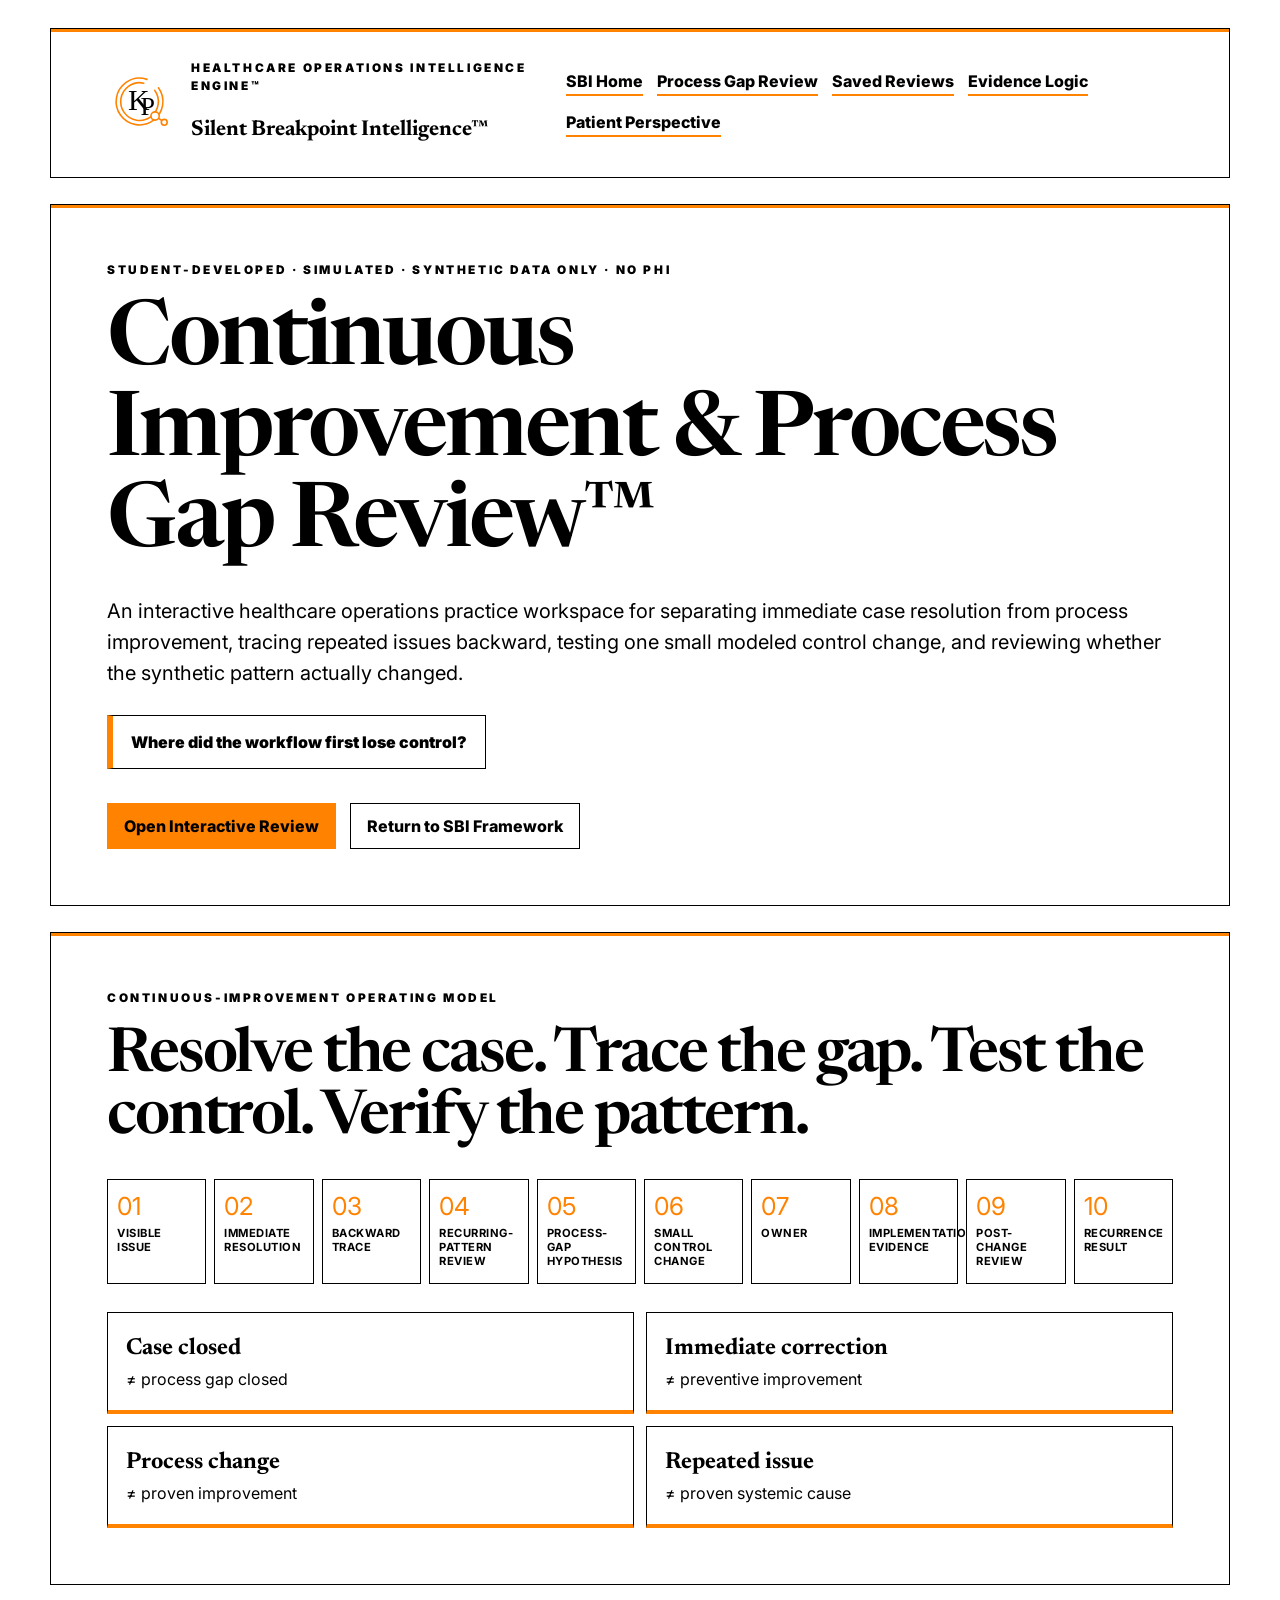
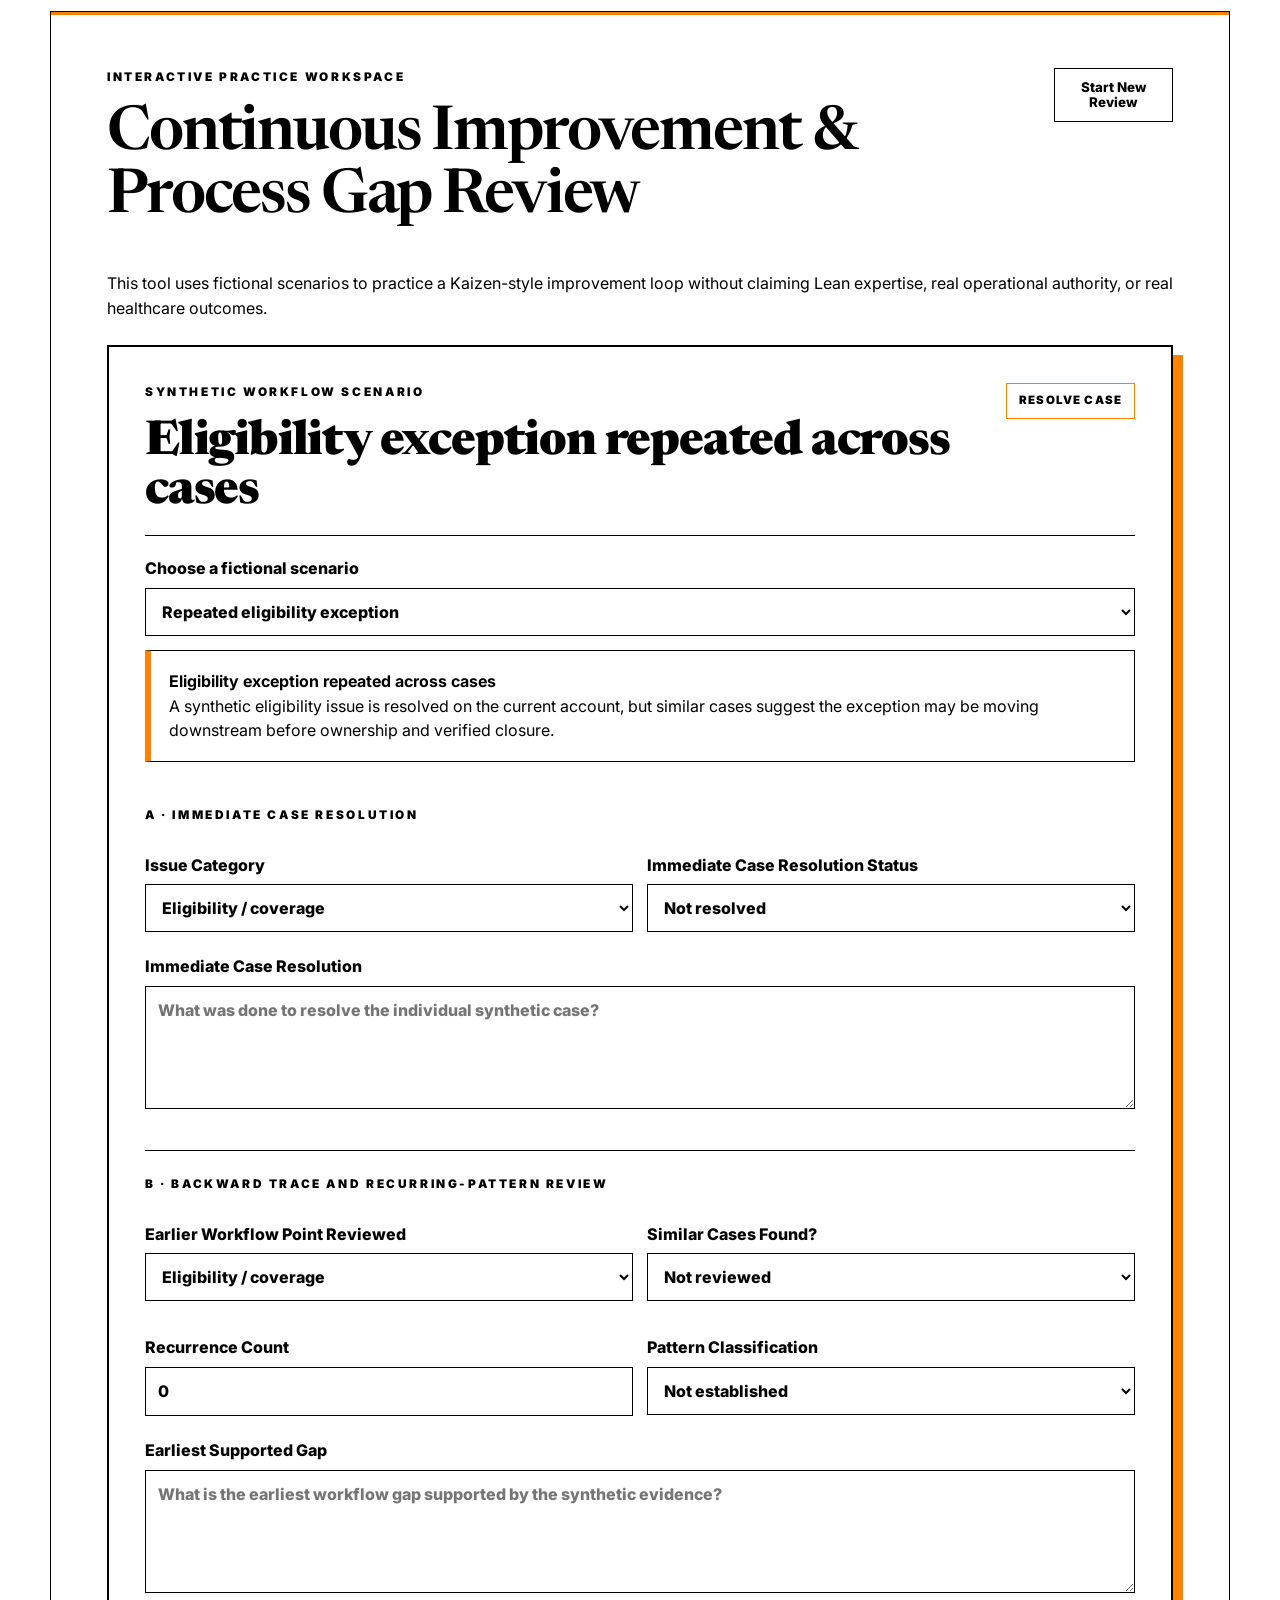
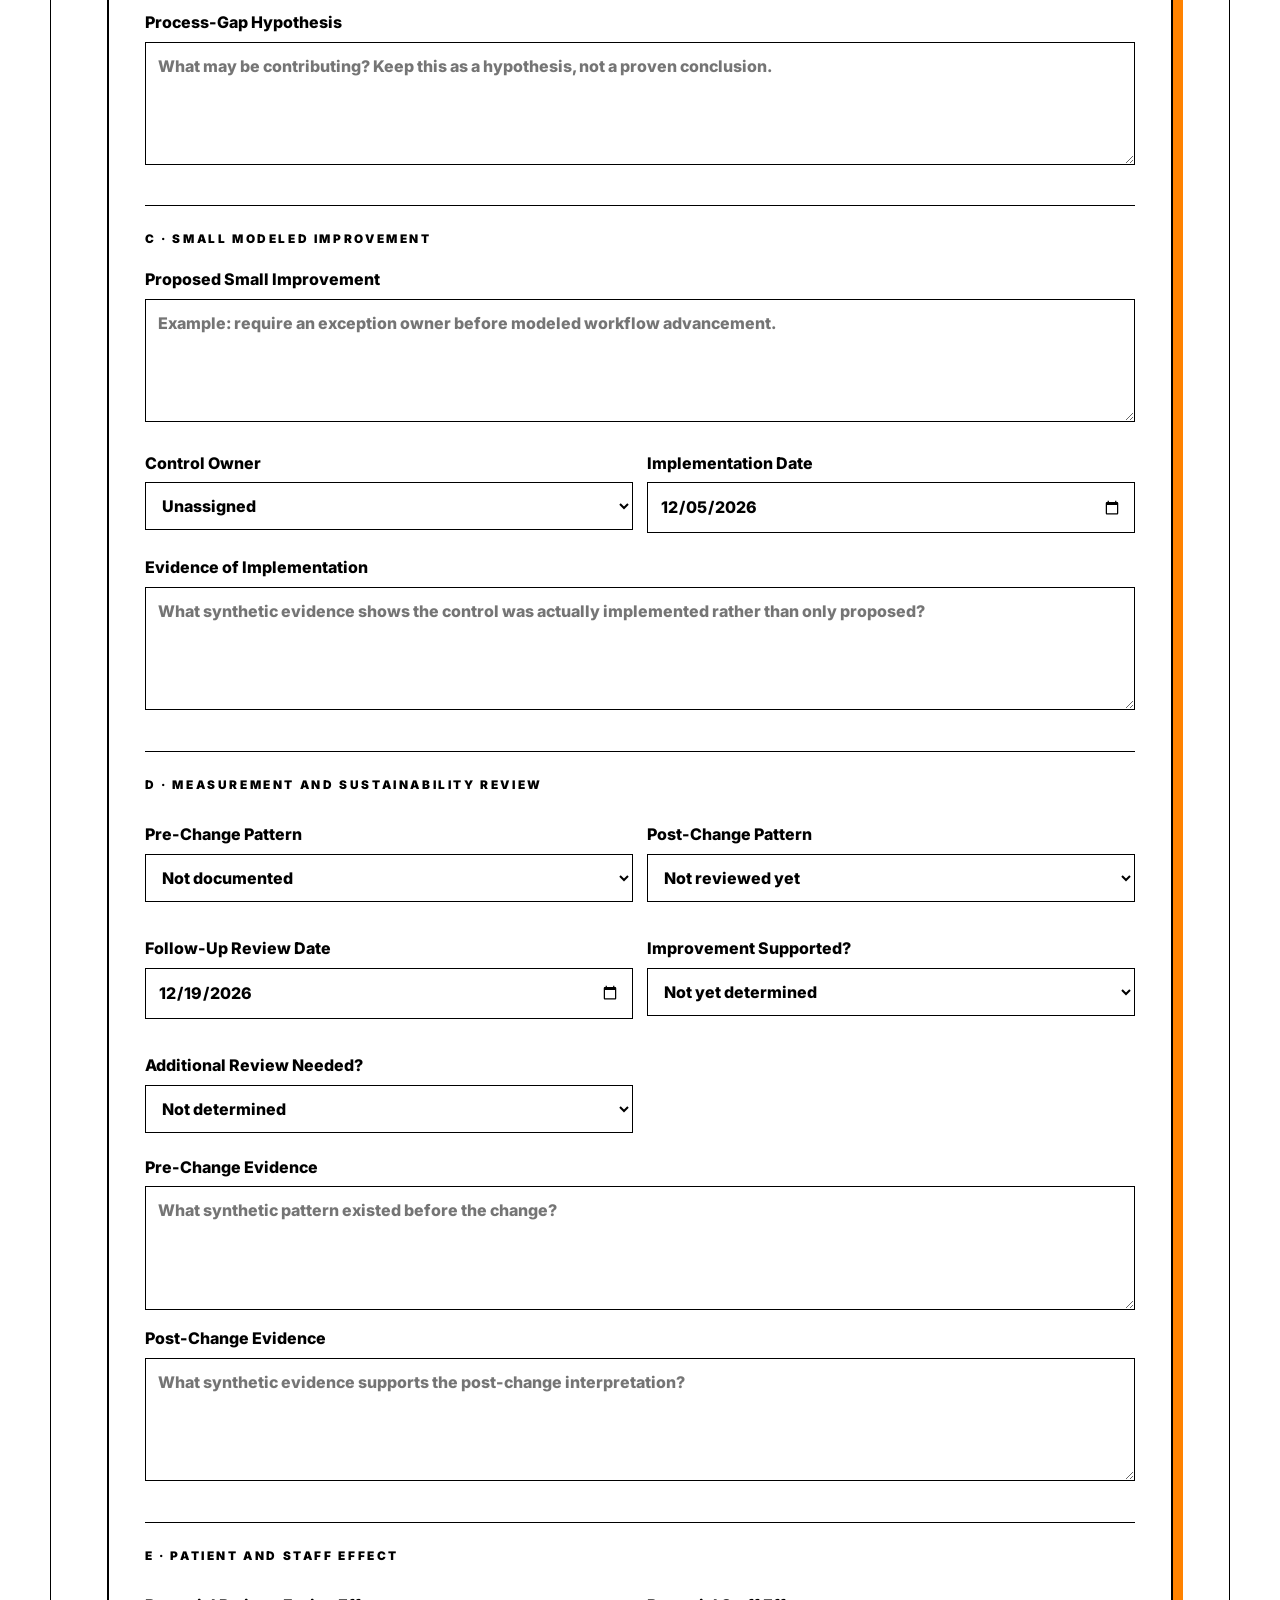
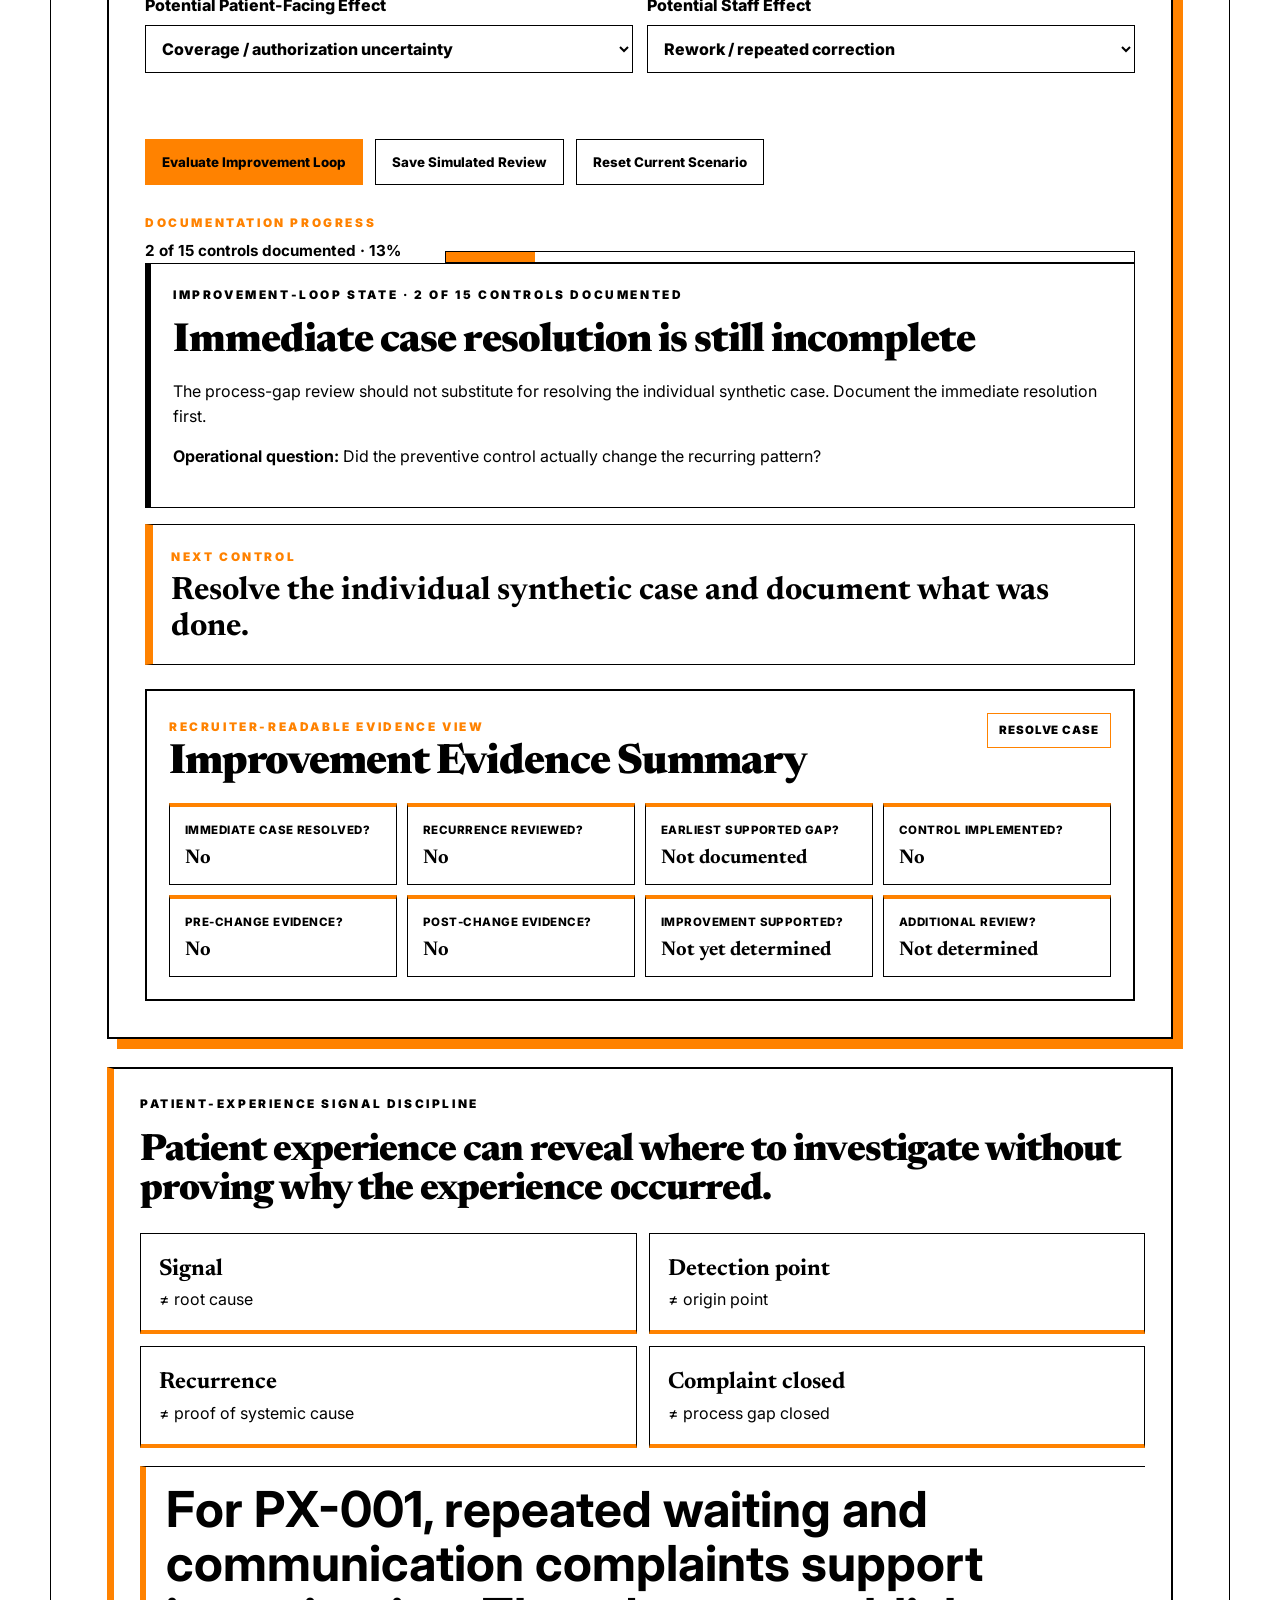
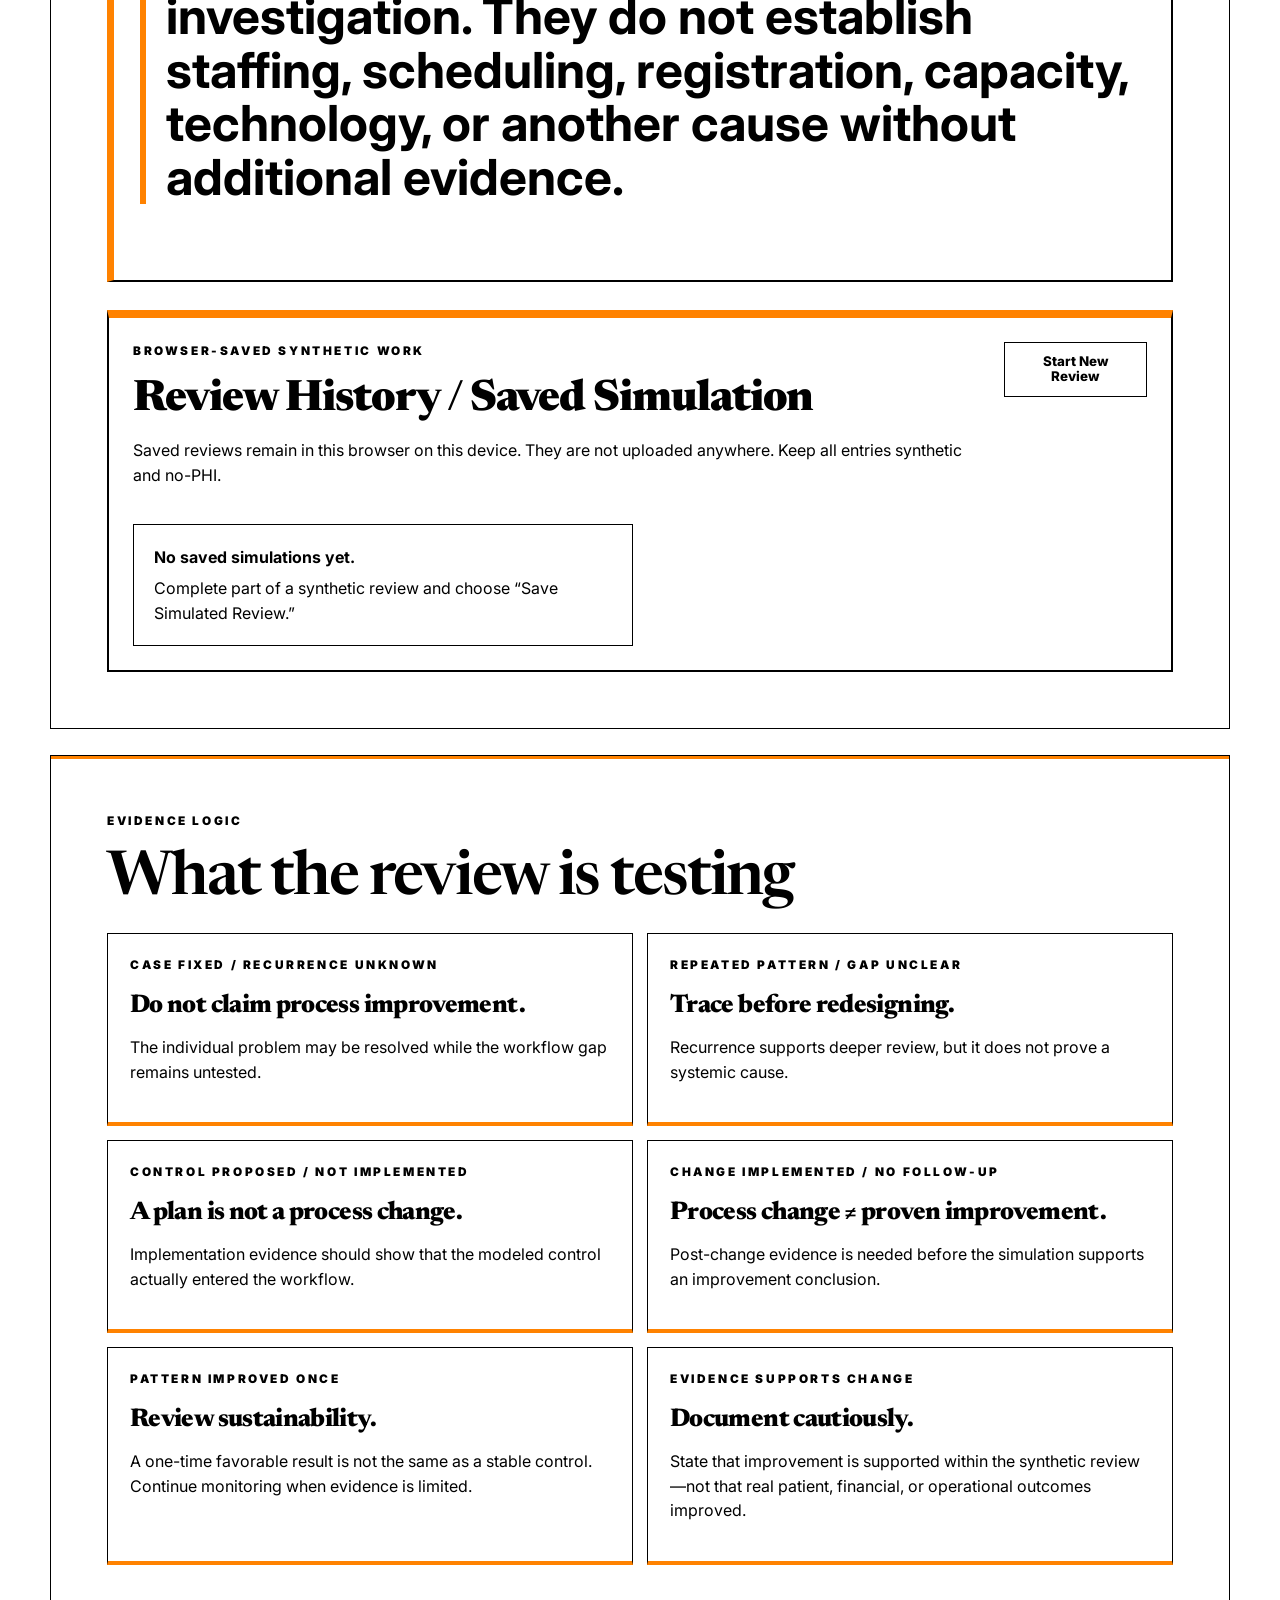
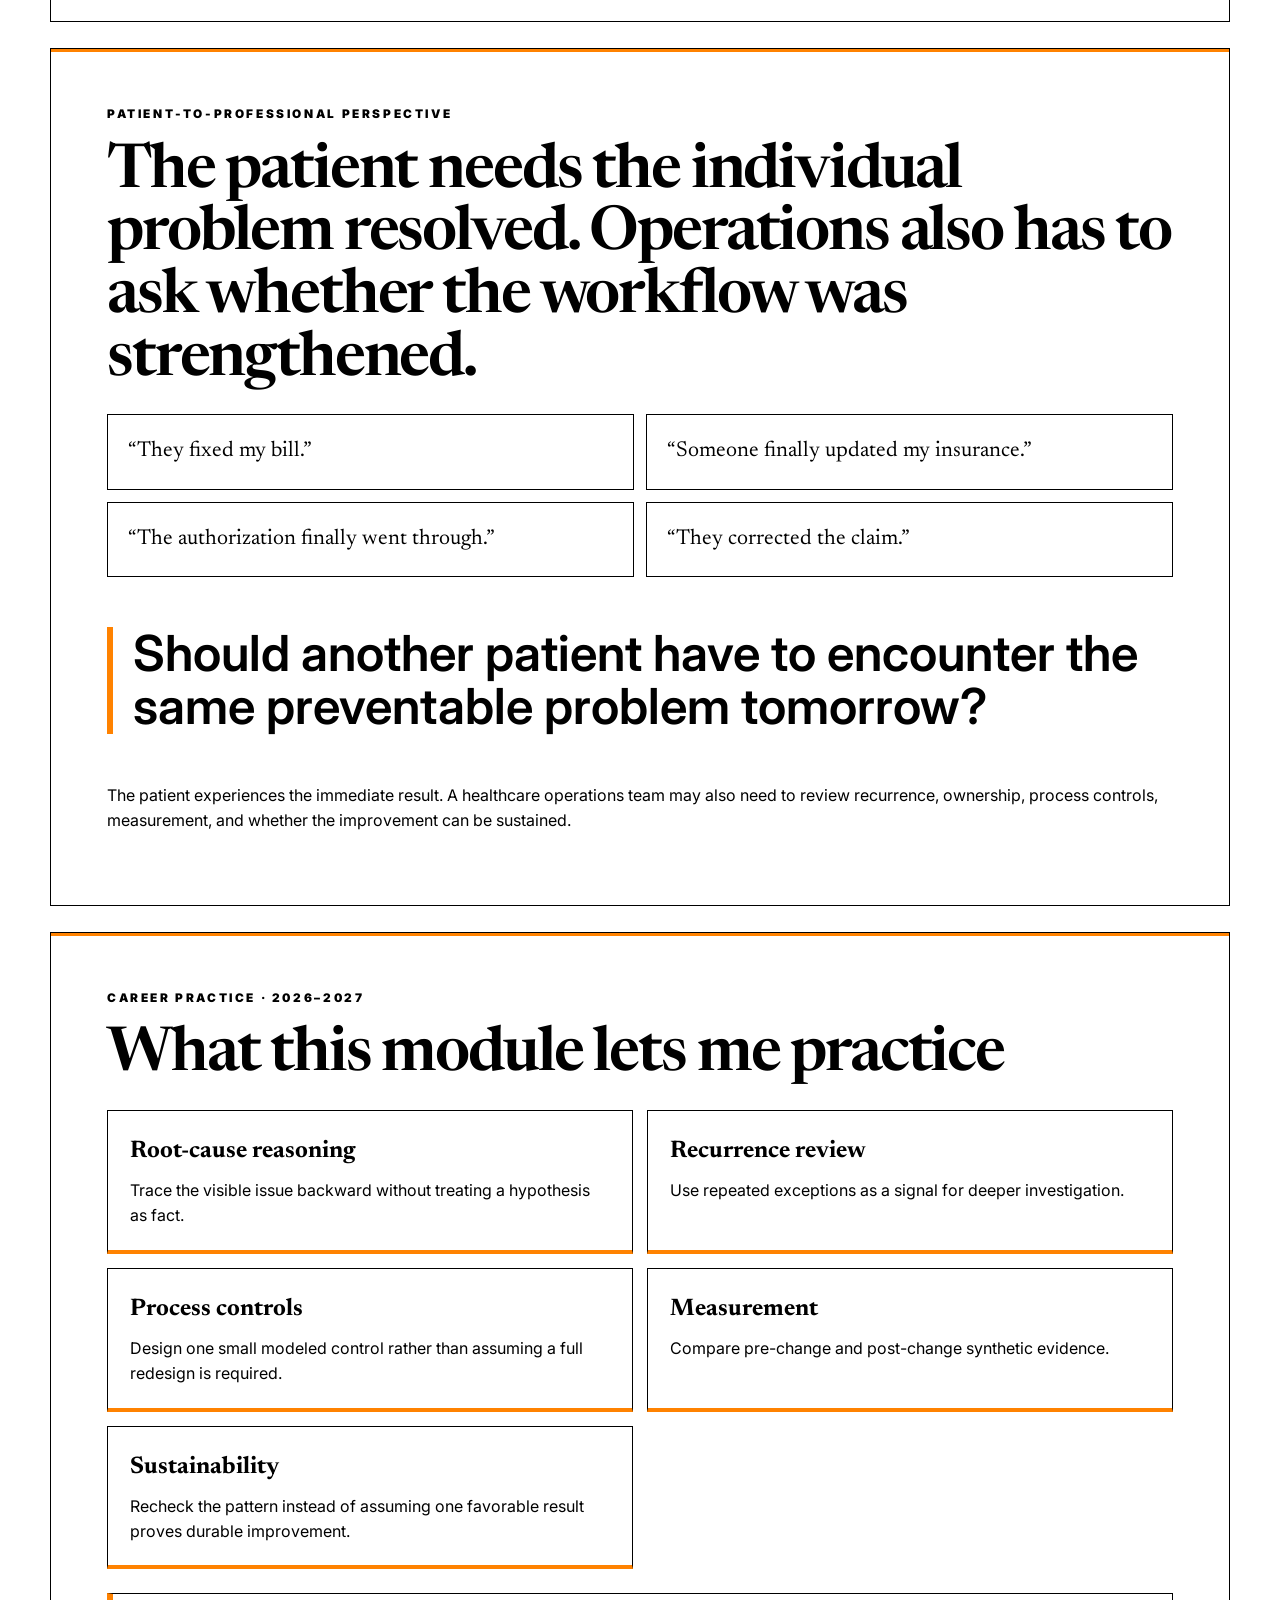
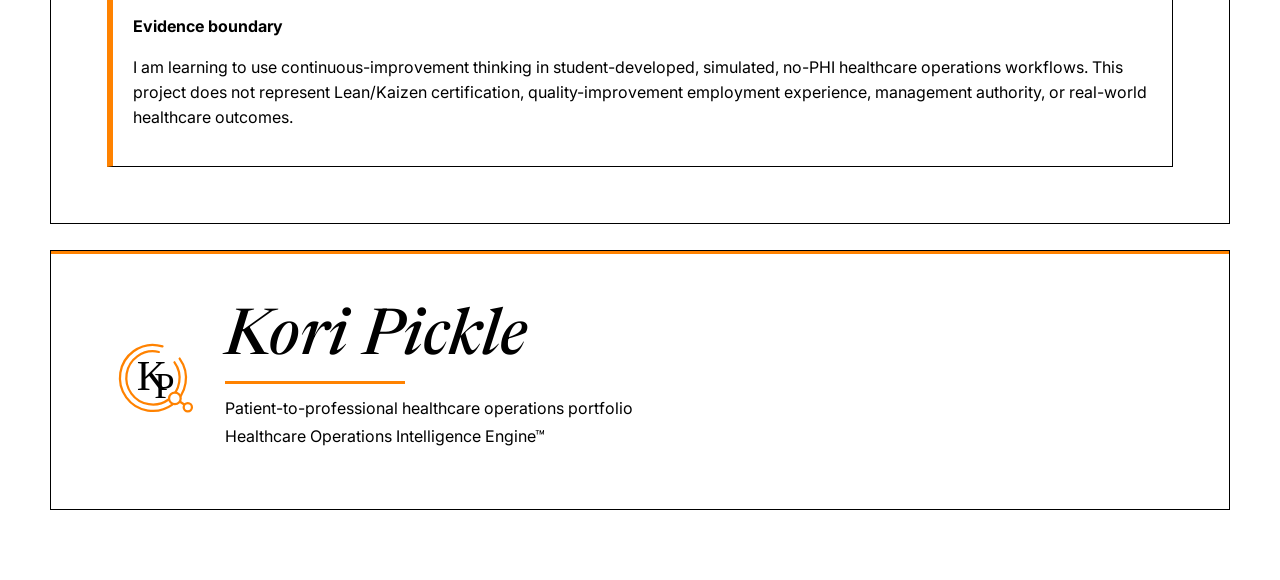
<file: continuous-improvement-process-gap-review.html>
<!DOCTYPE html>
<html lang="en">
<head>
  <meta charset="UTF-8">
  <meta name="viewport" content="width=device-width,initial-scale=1">
  <meta name="theme-color" content="#FFFFFF">
  <title>SBI | Continuous Improvement & Process Gap Review™</title>
  <meta name="description" content="Student-developed, simulated, no-PHI interactive healthcare operations continuous-improvement and process-gap review by Kori Pickle.">
  <link rel="stylesheet" href="style.css">
</head>
<body class="continuous-improvement-page">
<main>
  <section class="ci-brandbar shell-card">
    <div class="ci-brand-lockup">
      <img src="kp-logo.svg" alt="Kori Pickle KP logo">
      <div>
        <p class="eyebrow">Healthcare Operations Intelligence Engine™</p>
        <strong>Silent Breakpoint Intelligence™</strong>
      </div>
    </div>
    <div class="ci-nav">
      <a href="index.html">SBI Home</a>
      <a href="#review">Process Gap Review</a>
      <a href="#saved">Saved Reviews</a>
      <a href="#evidence">Evidence Logic</a>
      <a href="#patient">Patient Perspective</a>
    </div>
  </section>

  <section class="ci-hero shell-card">
    <p class="eyebrow">Student-developed · Simulated · Synthetic data only · No PHI</p>
    <h1>Continuous Improvement &amp; Process Gap Review™</h1>
    <p class="subtitle">An interactive healthcare operations practice workspace for separating immediate case resolution from process improvement, tracing repeated issues backward, testing one small modeled control change, and reviewing whether the synthetic pattern actually changed.</p>
    <p class="tagline">Where did the workflow first lose control?</p>
    <div class="hero-actions">
      <a class="button primary" href="#review">Open Interactive Review</a>
      <a class="button secondary" href="index.html#framework">Return to SBI Framework</a>
    </div>
  </section>

  <section class="shell-card">
    <p class="eyebrow">Continuous-improvement operating model</p>
    <h2>Resolve the case. Trace the gap. Test the control. Verify the pattern.</h2>
    <div class="ci-rail">
      <div><span>01</span><strong>Visible issue</strong></div>
      <div><span>02</span><strong>Immediate resolution</strong></div>
      <div><span>03</span><strong>Backward trace</strong></div>
      <div><span>04</span><strong>Recurring-pattern review</strong></div>
      <div><span>05</span><strong>Process-gap hypothesis</strong></div>
      <div><span>06</span><strong>Small control change</strong></div>
      <div><span>07</span><strong>Owner</strong></div>
      <div><span>08</span><strong>Implementation evidence</strong></div>
      <div><span>09</span><strong>Post-change review</strong></div>
      <div><span>10</span><strong>Recurrence result</strong></div>
    </div>
    <div class="ci-distinction-grid">
      <div><strong>Case closed</strong><span>≠ process gap closed</span></div>
      <div><strong>Immediate correction</strong><span>≠ preventive improvement</span></div>
      <div><strong>Process change</strong><span>≠ proven improvement</span></div>
      <div><strong>Repeated issue</strong><span>≠ proven systemic cause</span></div>
    </div>
  </section>

  <section id="review" class="shell-card">
    <div class="section-header ci-review-header">
      <div>
        <p class="eyebrow">Interactive practice workspace</p>
        <h2>Continuous Improvement &amp; Process Gap Review</h2>
      </div>
      <button type="button" id="ciNewTop" class="button secondary">Start New Review</button>
    </div>
    <p>This tool uses fictional scenarios to practice a Kaizen-style improvement loop without claiming Lean expertise, real operational authority, or real healthcare outcomes.</p>

    <div class="ci-workbench">
      <div class="ci-workbench-head">
        <div>
          <p class="card-label">Synthetic workflow scenario</p>
          <h3 id="ciTitle">Eligibility exception repeated across cases</h3>
        </div>
        <div id="ciStateChip" class="ci-chip">RESOLVE CASE</div>
      </div>

      <label>Choose a fictional scenario
        <select id="ciScenario">
          <option value="eligibility">Repeated eligibility exception</option>
          <option value="authorization">Repeated authorization follow-up delay</option>
          <option value="claim">Repeated corrected-claim pattern</option>
          <option value="handoff">Repeated ownership / handoff gap</option>
          <option value="payment">Repeated payment-reconciliation exception</option>
          <option value="patientExperience">PX-001 · Repeated appointment waiting complaints</option>
        </select>
      </label>
      <div id="ciScenarioSummary" class="ci-summary"></div>

      <form id="ciForm">
        <div class="ci-form-section">
          <p class="card-label">A · Immediate case resolution</p>
          <div class="ci-form-grid">
            <label>Issue Category
              <select id="issueCategory">
                <option>Eligibility / coverage</option>
                <option>Authorization / referral</option>
                <option>Claim correction / denial</option>
                <option>Handoff / ownership</option>
                <option>Payment / reconciliation</option>
                <option>Documentation / data integrity</option>
                <option>Patient experience / access</option>
                <option>Other administrative workflow</option>
              </select>
            </label>
            <label>Immediate Case Resolution Status
              <select id="caseResolutionStatus">
                <option>Not resolved</option>
                <option>Partially resolved</option>
                <option>Resolved in synthetic case</option>
              </select>
            </label>
          </div>
          <label>Immediate Case Resolution
            <textarea id="immediateResolution" rows="4" placeholder="What was done to resolve the individual synthetic case?"></textarea>
          </label>
        </div>

        <div class="ci-form-section">
          <p class="card-label">B · Backward trace and recurring-pattern review</p>
          <div class="ci-form-grid">
            <label>Earlier Workflow Point Reviewed
              <select id="earlierPoint">
                <option>Not reviewed</option>
                <option>Patient access / intake</option>
                <option>Eligibility / coverage</option>
                <option>Authorization / referral</option>
                <option>Documentation readiness</option>
                <option>Handoff / ownership</option>
                <option>Claim preparation / submission</option>
                <option>Payer acknowledgement / follow-up</option>
                <option>Payment / reconciliation</option>
                <option>Patient complaint / experience channel</option>
                <option>Scheduling / pre-visit readiness</option>
                <option>Arrival / registration / service handoff</option>
              </select>
            </label>
            <label>Similar Cases Found?
              <select id="similarCases">
                <option>Not reviewed</option>
                <option>No</option>
                <option>Yes</option>
                <option>Needs more evidence</option>
              </select>
            </label>
            <label>Recurrence Count
              <input id="recurrenceCount" type="number" min="0" max="99" value="0">
            </label>
            <label>Pattern Classification
              <select id="patternClass">
                <option>Not established</option>
                <option>Isolated synthetic case</option>
                <option>Possible recurring pattern</option>
                <option>Repeated synthetic pattern</option>
                <option>Needs more evidence</option>
              </select>
            </label>
          </div>
          <label>Earliest Supported Gap
            <textarea id="supportedGap" rows="4" placeholder="What is the earliest workflow gap supported by the synthetic evidence?"></textarea>
          </label>
          <label>Process-Gap Hypothesis
            <textarea id="gapHypothesis" rows="4" placeholder="What may be contributing? Keep this as a hypothesis, not a proven conclusion."></textarea>
          </label>
        </div>

        <div class="ci-form-section">
          <p class="card-label">C · Small modeled improvement</p>
          <label>Proposed Small Improvement
            <textarea id="smallImprovement" rows="4" placeholder="Example: require an exception owner before modeled workflow advancement."></textarea>
          </label>
          <div class="ci-form-grid">
            <label>Control Owner
              <select id="controlOwner">
                <option>Unassigned</option>
                <option>Patient Access</option>
                <option>Eligibility / Financial Clearance</option>
                <option>Prior Authorization Support</option>
                <option>Documentation / HIM Support</option>
                <option>Claims / A/R Follow-Up</option>
                <option>Revenue Cycle Support</option>
                <option>Qualified Review</option>
              </select>
            </label>
            <label>Implementation Date
              <input id="implementationDate" type="date">
            </label>
          </div>
          <label>Evidence of Implementation
            <textarea id="implementationEvidence" rows="4" placeholder="What synthetic evidence shows the control was actually implemented rather than only proposed?"></textarea>
          </label>
        </div>

        <div class="ci-form-section">
          <p class="card-label">D · Measurement and sustainability review</p>
          <div class="ci-form-grid">
            <label>Pre-Change Pattern
              <select id="prePattern">
                <option>Not documented</option>
                <option>Isolated</option>
                <option>Possible recurrence</option>
                <option>Repeated pattern</option>
                <option>Needs more evidence</option>
              </select>
            </label>
            <label>Post-Change Pattern
              <select id="postPattern">
                <option>Not reviewed yet</option>
                <option>No repeated pattern visible</option>
                <option>Lower modeled recurrence</option>
                <option>Pattern unchanged</option>
                <option>Pattern increased</option>
                <option>Inconclusive / more evidence needed</option>
              </select>
            </label>
            <label>Follow-Up Review Date
              <input id="followUpDate" type="date">
            </label>
            <label>Improvement Supported?
              <select id="improvementSupported">
                <option>Not yet determined</option>
                <option>Supported in synthetic review</option>
                <option>Not supported in synthetic review</option>
                <option>Inconclusive</option>
              </select>
            </label>
            <label>Additional Review Needed?
              <select id="additionalReview">
                <option>Not determined</option>
                <option>No additional review identified</option>
                <option>Yes — continue monitoring</option>
                <option>Yes — revise modeled control</option>
                <option>Yes — qualified review needed</option>
              </select>
            </label>
          </div>
          <label>Pre-Change Evidence
            <textarea id="preEvidence" rows="4" placeholder="What synthetic pattern existed before the change?"></textarea>
          </label>
          <label>Post-Change Evidence
            <textarea id="postEvidence" rows="4" placeholder="What synthetic evidence supports the post-change interpretation?"></textarea>
          </label>
        </div>

        <div class="ci-form-section">
          <p class="card-label">E · Patient and staff effect</p>
          <div class="ci-form-grid">
            <label>Potential Patient-Facing Effect
              <select id="patientEffect">
                <option>Repeated call / explanation</option>
                <option>Delay / uncertainty</option>
                <option>Billing confusion</option>
                <option>Coverage / authorization uncertainty</option>
                <option>Repeated information request</option>
                <option>Waiting / communication uncertainty</option>
                <option>No modeled patient-facing effect identified</option>
              </select>
            </label>
            <label>Potential Staff Effect
              <select id="staffEffect">
                <option>Rework / repeated correction</option>
                <option>Queue aging / extra follow-up</option>
                <option>Context reconstruction</option>
                <option>Manual workaround</option>
                <option>Escalation burden</option>
                <option>No modeled staff effect identified</option>
              </select>
            </label>
          </div>
        </div>

        <div class="ci-actions">
          <button type="submit" class="button primary">Evaluate Improvement Loop</button>
          <button type="button" id="ciSave" class="button secondary">Save Simulated Review</button>
          <button type="button" id="ciReset" class="button secondary">Reset Current Scenario</button>
        </div>
      </form>

      <div class="ci-control-status">
        <div>
          <span class="card-label">Documentation progress</span>
          <strong id="ciProgressText">0 of 15 controls documented · 0%</strong>
        </div>
        <div class="ci-progress" aria-label="Documentation progress">
          <div id="ciProgressBar"></div>
        </div>
      </div>

      <div id="ciResult" class="ci-result" aria-live="polite"></div>

      <div class="ci-next-control" aria-live="polite">
        <span class="card-label">Next control</span>
        <strong id="ciNextControl">Resolve the individual synthetic case and document what was done.</strong>
      </div>

      <div class="ci-evidence-summary">
        <div class="ci-summary-head">
          <div>
            <span class="card-label">Recruiter-readable evidence view</span>
            <h3>Improvement Evidence Summary</h3>
          </div>
          <span id="ciSummaryState" class="ci-summary-state">IN PROGRESS</span>
        </div>
        <div class="ci-evidence-grid">
          <div><span>Immediate case resolved?</span><strong id="sumResolved">No</strong></div>
          <div><span>Recurrence reviewed?</span><strong id="sumRecurrence">No</strong></div>
          <div><span>Earliest supported gap?</span><strong id="sumGap">Not documented</strong></div>
          <div><span>Control implemented?</span><strong id="sumImplemented">No</strong></div>
          <div><span>Pre-change evidence?</span><strong id="sumPre">No</strong></div>
          <div><span>Post-change evidence?</span><strong id="sumPost">No</strong></div>
          <div><span>Improvement supported?</span><strong id="sumImprovement">Not yet determined</strong></div>
          <div><span>Additional review?</span><strong id="sumAdditional">Not determined</strong></div>
        </div>
      </div>
    </div>


    <div class="ci-px-proof">
      <p class="card-label">Patient-experience signal discipline</p>
      <h3>Patient experience can reveal where to investigate without proving why the experience occurred.</h3>
      <div class="ci-distinction-grid">
        <div><strong>Signal</strong><span>≠ root cause</span></div>
        <div><strong>Detection point</strong><span>≠ origin point</span></div>
        <div><strong>Recurrence</strong><span>≠ proof of systemic cause</span></div>
        <div><strong>Complaint closed</strong><span>≠ process gap closed</span></div>
      </div>
      <p class="ci-insight">For PX-001, repeated waiting and communication complaints support investigation. They do not establish staffing, scheduling, registration, capacity, technology, or another cause without additional evidence.</p>
    </div>

    <div id="saved" class="ci-saved-panel">
      <div class="ci-saved-head">
        <div>
          <p class="eyebrow">Browser-saved synthetic work</p>
          <h3>Review History / Saved Simulation</h3>
          <p>Saved reviews remain in this browser on this device. They are not uploaded anywhere. Keep all entries synthetic and no-PHI.</p>
        </div>
        <button type="button" id="ciNew" class="button secondary">Start New Review</button>
      </div>
      <div id="ciSavedReviews" class="ci-saved-list"></div>
    </div>
  </section>

  <section id="evidence" class="shell-card">
    <p class="eyebrow">Evidence logic</p>
    <h2>What the review is testing</h2>
    <div class="ci-decision-grid">
      <article><p class="card-label">Case fixed / recurrence unknown</p><h3>Do not claim process improvement.</h3><p>The individual problem may be resolved while the workflow gap remains untested.</p></article>
      <article><p class="card-label">Repeated pattern / gap unclear</p><h3>Trace before redesigning.</h3><p>Recurrence supports deeper review, but it does not prove a systemic cause.</p></article>
      <article><p class="card-label">Control proposed / not implemented</p><h3>A plan is not a process change.</h3><p>Implementation evidence should show that the modeled control actually entered the workflow.</p></article>
      <article><p class="card-label">Change implemented / no follow-up</p><h3>Process change ≠ proven improvement.</h3><p>Post-change evidence is needed before the simulation supports an improvement conclusion.</p></article>
      <article><p class="card-label">Pattern improved once</p><h3>Review sustainability.</h3><p>A one-time favorable result is not the same as a stable control. Continue monitoring when evidence is limited.</p></article>
      <article><p class="card-label">Evidence supports change</p><h3>Document cautiously.</h3><p>State that improvement is supported within the synthetic review—not that real patient, financial, or operational outcomes improved.</p></article>
    </div>
  </section>

  <section id="patient" class="shell-card">
    <p class="eyebrow">Patient-to-professional perspective</p>
    <h2>The patient needs the individual problem resolved. Operations also has to ask whether the workflow was strengthened.</h2>
    <div class="ci-quote-grid">
      <blockquote>“They fixed my bill.”</blockquote>
      <blockquote>“Someone finally updated my insurance.”</blockquote>
      <blockquote>“The authorization finally went through.”</blockquote>
      <blockquote>“They corrected the claim.”</blockquote>
    </div>
    <p class="ci-insight">Should another patient have to encounter the same preventable problem tomorrow?</p>
    <p>The patient experiences the immediate result. A healthcare operations team may also need to review recurrence, ownership, process controls, measurement, and whether the improvement can be sustained.</p>
  </section>

  <section class="shell-card">
    <p class="eyebrow">Career practice · 2026–2027</p>
    <h2>What this module lets me practice</h2>
    <div class="ci-skill-grid">
      <div><strong>Root-cause reasoning</strong><span>Trace the visible issue backward without treating a hypothesis as fact.</span></div>
      <div><strong>Recurrence review</strong><span>Use repeated exceptions as a signal for deeper investigation.</span></div>
      <div><strong>Process controls</strong><span>Design one small modeled control rather than assuming a full redesign is required.</span></div>
      <div><strong>Measurement</strong><span>Compare pre-change and post-change synthetic evidence.</span></div>
      <div><strong>Sustainability</strong><span>Recheck the pattern instead of assuming one favorable result proves durable improvement.</span></div>
    </div>
    <div class="ci-boundary">
      <strong>Evidence boundary</strong>
      <p>I am learning to use continuous-improvement thinking in student-developed, simulated, no-PHI healthcare operations workflows. This project does not represent Lean/Kaizen certification, quality-improvement employment experience, management authority, or real-world healthcare outcomes.</p>
    </div>
  </section>

  <section class="ci-signature shell-card">
    <img src="kp-logo.svg" alt="Kori Pickle KP logo">
    <div>
      <span class="ci-signature-name">Kori Pickle</span>
      <div class="ci-signature-rule"></div>
      <p>Patient-to-professional healthcare operations portfolio</p>
      <p>Healthcare Operations Intelligence Engine™</p>
    </div>
  </section>
</main>

<script>
const scenarios={
  eligibility:{
    title:"Eligibility exception repeated across cases",
    summary:"A synthetic eligibility issue is resolved on the current account, but similar cases suggest the exception may be moving downstream before ownership and verified closure.",
    category:"Eligibility / coverage",
    point:"Eligibility / coverage",
    patient:"Coverage / authorization uncertainty",
    staff:"Rework / repeated correction"
  },
  authorization:{
    title:"Authorization follow-up delay repeated across cases",
    summary:"A modeled authorization eventually moves forward, but repeated aging and unclear ownership suggest a process-gap review may be justified.",
    category:"Authorization / referral",
    point:"Authorization / referral",
    patient:"Delay / uncertainty",
    staff:"Queue aging / extra follow-up"
  },
  claim:{
    title:"Corrected-claim pattern repeated in the queue",
    summary:"Individual synthetic claims are corrected, but repeated correction categories raise the question of whether the earlier workflow needs a preventive control.",
    category:"Claim correction / denial",
    point:"Claim preparation / submission",
    patient:"Billing confusion",
    staff:"Rework / repeated correction"
  },
  handoff:{
    title:"Repeated ownership gap at a workflow handoff",
    summary:"The immediate synthetic issue is resolved, but several cases show unclear next-action ownership after work changes hands.",
    category:"Handoff / ownership",
    point:"Handoff / ownership",
    patient:"Repeated call / explanation",
    staff:"Context reconstruction"
  },
  patientExperience:{
    title:"PX-001 · Repeated appointment waiting complaints",
    summary:"Three fictional patient-experience signals repeat waiting and communication concerns. The pattern supports investigation, but it does not establish staffing, scheduling, registration, capacity, technology, or another root cause without additional evidence.",
    category:"Patient experience / access",
    point:"Patient complaint / experience channel",
    patient:"Waiting / communication uncertainty",
    staff:"Context reconstruction"
  },
  payment:{
    title:"Repeated payment-reconciliation exception",
    summary:"A modeled balance is corrected, but recurring reconciliation exceptions suggest the financial workflow may need a stronger evidence-and-closure control.",
    category:"Payment / reconciliation",
    point:"Payment / reconciliation",
    patient:"Billing confusion",
    staff:"Rework / repeated correction"
  }
};

const FIELD_IDS=[
  "ciScenario","issueCategory","caseResolutionStatus","immediateResolution","earlierPoint",
  "similarCases","recurrenceCount","patternClass","supportedGap","gapHypothesis",
  "smallImprovement","controlOwner","implementationDate","implementationEvidence",
  "prePattern","postPattern","followUpDate","improvementSupported","additionalReview",
  "preEvidence","postEvidence","patientEffect","staffEffect"
];

const STORAGE_HISTORY="sbi-ci-review-history-v3";
const STORAGE_DRAFT="sbi-ci-draft-v3";
const q=s=>document.querySelector(s);
const today=()=>new Date().toISOString().slice(0,10);
const addDays=n=>{const d=new Date();d.setDate(d.getDate()+n);return d.toISOString().slice(0,10)};
let lastEvaluation=null;
let draftTimer=null;

function setScenarioMeta(){
  const s=scenarios[q("#ciScenario").value];
  q("#ciTitle").textContent=s.title;
  q("#ciScenarioSummary").innerHTML="<strong>"+s.title+"</strong><br>"+s.summary;
}

function resetScenarioFields(){
  const s=scenarios[q("#ciScenario").value];
  setScenarioMeta();
  q("#issueCategory").value=s.category;
  q("#caseResolutionStatus").value="Not resolved";
  q("#immediateResolution").value="";
  q("#earlierPoint").value=s.point;
  q("#similarCases").value="Not reviewed";
  q("#recurrenceCount").value=0;
  q("#patternClass").value="Not established";
  q("#supportedGap").value="";
  q("#gapHypothesis").value="";
  q("#smallImprovement").value="";
  q("#controlOwner").value="Unassigned";
  q("#implementationDate").value=today();
  q("#implementationEvidence").value="";
  q("#prePattern").value="Not documented";
  q("#postPattern").value="Not reviewed yet";
  q("#followUpDate").value=addDays(14);
  q("#improvementSupported").value="Not yet determined";
  q("#additionalReview").value="Not determined";
  q("#preEvidence").value="";
  q("#postEvidence").value="";
  q("#patientEffect").value=s.patient;
  q("#staffEffect").value=s.staff;
  clearMissing();
  evaluate(false,false);
  persistDraft();
}

function captureValues(){
  const values={};
  FIELD_IDS.forEach(id=>{
    const el=q("#"+id);
    if(el) values[id]=el.value;
  });
  return values;
}

function applyValues(values){
  if(!values)return;
  if(values.ciScenario && scenarios[values.ciScenario]) q("#ciScenario").value=values.ciScenario;
  setScenarioMeta();
  FIELD_IDS.forEach(id=>{
    const el=q("#"+id);
    if(el && values[id]!==undefined && id!=="ciScenario") el.value=values[id];
  });
  evaluate(false,false);
}

function safeParse(raw,fallback){
  try{return raw?JSON.parse(raw):fallback}catch(e){return fallback}
}

function getHistory(){
  return safeParse(localStorage.getItem(STORAGE_HISTORY),[]);
}

function setHistory(items){
  localStorage.setItem(STORAGE_HISTORY,JSON.stringify(items.slice(0,8)));
}

function persistDraft(){
  const draft={
    updatedAt:new Date().toISOString(),
    values:captureValues()
  };
  localStorage.setItem(STORAGE_DRAFT,JSON.stringify(draft));
}

function scheduleDraft(){
  clearTimeout(draftTimer);
  draftTimer=setTimeout(persistDraft,180);
}

function restoreDraft(){
  const draft=safeParse(localStorage.getItem(STORAGE_DRAFT),null);
  if(draft && draft.values){
    applyValues(draft.values);
    return true;
  }
  return false;
}

function clearMissing(){
  document.querySelectorAll(".ci-missing").forEach(el=>el.classList.remove("ci-missing"));
  document.querySelectorAll("[aria-invalid='true']").forEach(el=>el.removeAttribute("aria-invalid"));
}

function markMissing(ids){
  clearMissing();
  ids.forEach(id=>{
    const el=q("#"+id);
    if(!el)return;
    el.setAttribute("aria-invalid","true");
    const label=el.closest("label");
    if(label)label.classList.add("ci-missing");
  });
}

function evidenceSnapshot(){
  const resolved=q("#caseResolutionStatus").value==="Resolved in synthetic case" && !!q("#immediateResolution").value.trim();
  const recurrence=q("#similarCases").value!=="Not reviewed" && q("#patternClass").value!=="Not established";
  const gap=!!q("#supportedGap").value.trim();
  const implemented=!!q("#smallImprovement").value.trim() && q("#controlOwner").value!=="Unassigned" && !!q("#implementationEvidence").value.trim();
  const pre=q("#prePattern").value!=="Not documented" && !!q("#preEvidence").value.trim();
  const post=q("#postPattern").value!=="Not reviewed yet" && !!q("#postEvidence").value.trim();
  return {resolved,recurrence,gap,implemented,pre,post};
}

function updateEvidenceSummary(meta){
  const s=evidenceSnapshot();
  q("#sumResolved").textContent=s.resolved?"Yes":"No";
  q("#sumRecurrence").textContent=s.recurrence?"Yes":"No";
  q("#sumGap").textContent=s.gap?"Documented":"Not documented";
  q("#sumImplemented").textContent=s.implemented?"Yes":"No";
  q("#sumPre").textContent=s.pre?"Yes":"No";
  q("#sumPost").textContent=s.post?"Yes":"No";
  q("#sumImprovement").textContent=q("#improvementSupported").value;
  q("#sumAdditional").textContent=q("#additionalReview").value;
  q("#ciSummaryState").textContent=meta?meta.chip:"IN PROGRESS";
}

function evaluate(scroll=true,highlight=true){
  const resolved=q("#caseResolutionStatus").value==="Resolved in synthetic case";
  const immediate=!!q("#immediateResolution").value.trim();
  const earlier=q("#earlierPoint").value!=="Not reviewed";
  const similar=q("#similarCases").value;
  const pattern=q("#patternClass").value;
  const gap=!!q("#supportedGap").value.trim();
  const hypothesis=!!q("#gapHypothesis").value.trim();
  const improvement=!!q("#smallImprovement").value.trim();
  const owner=q("#controlOwner").value!=="Unassigned";
  const implementation=!!q("#implementationEvidence").value.trim();
  const pre=q("#prePattern").value!=="Not documented" && !!q("#preEvidence").value.trim();
  const post=q("#postPattern").value!=="Not reviewed yet" && !!q("#postEvidence").value.trim();
  const reviewDate=!!q("#followUpDate").value;
  const supported=q("#improvementSupported").value;
  const additional=q("#additionalReview").value!=="Not determined";

  const controls=[resolved,immediate,earlier,similar!=="Not reviewed",pattern!=="Not established",gap,hypothesis,improvement,owner,implementation,pre,post,reviewDate,supported!=="Not yet determined",additional];
  const done=controls.filter(Boolean).length;
  const total=controls.length;
  const pct=Math.round(done/total*100);
  q("#ciProgressBar").style.width=pct+"%";
  q("#ciProgressText").textContent=done+" of "+total+" controls documented · "+pct+"%";

  let chip,state,title,body,nextControl,missing=[];
  if(!resolved || !immediate){
    chip="RESOLVE CASE";state="blocked";title="Immediate case resolution is still incomplete";
    body="The process-gap review should not substitute for resolving the individual synthetic case. Document the immediate resolution first.";
    nextControl="Resolve the individual synthetic case and document what was done.";
    if(!resolved)missing.push("caseResolutionStatus");
    if(!immediate)missing.push("immediateResolution");
  }else if(!earlier || similar==="Not reviewed" || pattern==="Not established"){
    chip="TRACE THE GAP";state="review";title="Case resolved — process-gap evidence is not yet established";
    body="Trace the workflow backward and review whether this is isolated, recurring, or still uncertain.";
    nextControl="Complete the backward trace and recurring-pattern review.";
    if(!earlier)missing.push("earlierPoint");
    if(similar==="Not reviewed")missing.push("similarCases");
    if(pattern==="Not established")missing.push("patternClass");
  }else if(!gap || !hypothesis){
    chip="EVIDENCE BOUNDARY";state="review";title="Pattern reviewed — earliest supported gap or hypothesis is incomplete";
    body="Document the earliest supported gap and keep the process-gap hypothesis separate from what the synthetic evidence actually proves.";
    nextControl="Document the earliest supported gap and the separate process-gap hypothesis.";
    if(!gap)missing.push("supportedGap");
    if(!hypothesis)missing.push("gapHypothesis");
  }else if(!improvement || !owner){
    chip="DESIGN CONTROL";state="active";title="Gap traced — a small modeled improvement needs clear ownership";
    body="Choose one controllable improvement and assign an owner rather than jumping to a full redesign.";
    nextControl="Define one small modeled improvement and assign its control owner.";
    if(!improvement)missing.push("smallImprovement");
    if(!owner)missing.push("controlOwner");
  }else if(!implementation){
    chip="IMPLEMENTATION EVIDENCE";state="active";title="Improvement proposed — implementation is not yet evidenced";
    body="A proposed control is not a process change. Document synthetic evidence that the modeled control was actually implemented.";
    nextControl="Document evidence that the modeled control was actually implemented.";
    missing.push("implementationEvidence");
  }else if(!pre){
    chip="BASELINE NEEDED";state="review";title="Control implemented — pre-change evidence is incomplete";
    body="Document the synthetic pre-change pattern so the later review has something meaningful to compare.";
    nextControl="Document the pre-change pattern and supporting baseline evidence.";
    if(q("#prePattern").value==="Not documented")missing.push("prePattern");
    if(!q("#preEvidence").value.trim())missing.push("preEvidence");
  }else if(!post || !reviewDate){
    chip="POST-CHANGE REVIEW";state="active";title="Implementation documented — outcome review is still pending";
    body="Review the post-change pattern on the planned follow-up date before claiming improvement.";
    nextControl="Complete the post-change review and document the follow-up evidence.";
    if(q("#postPattern").value==="Not reviewed yet")missing.push("postPattern");
    if(!q("#postEvidence").value.trim())missing.push("postEvidence");
    if(!reviewDate)missing.push("followUpDate");
  }else if(supported==="Not yet determined" || !additional){
    chip="INTERPRET RESULT";state="review";title="Pre/post evidence exists — interpretation still needs to be documented";
    body="State whether the synthetic review supports improvement, does not support it, or remains inconclusive, and document whether additional review is needed.";
    nextControl="Interpret the pre/post evidence and document whether additional review is needed.";
    if(supported==="Not yet determined")missing.push("improvementSupported");
    if(!additional)missing.push("additionalReview");
  }else if(supported==="Supported in synthetic review"){
    chip="SUPPORTED IN SIMULATION";state="closed";title="The modeled improvement is supported within this synthetic review";
    body="The review documents case resolution, traceback, recurrence evidence, a small control change, implementation evidence, and post-change comparison. This does not prove real-world healthcare improvement.";
    nextControl="Review sustainability over time if additional monitoring is appropriate.";
  }else if(supported==="Not supported in synthetic review"){
    chip="REVISE CONTROL";state="active";title="The modeled change did not improve the synthetic pattern";
    body="Keep the process gap open for additional review, revise the modeled control, or gather better evidence rather than declaring success.";
    nextControl="Revise the modeled control or continue evidence collection before closing the process gap.";
  }else{
    chip="MORE EVIDENCE";state="review";title="The synthetic evidence is inconclusive";
    body="Continue monitoring or revise the review design. An uncertain result should remain uncertain.";
    nextControl="Continue monitoring or gather stronger post-change evidence.";
  }

  q("#ciStateChip").textContent=chip;
  q("#ciNextControl").textContent=nextControl;
  const result=q("#ciResult");
  result.className="ci-result "+state;
  result.innerHTML='<p class="card-label">Improvement-loop state · '+done+' of '+total+' controls documented</p><h3>'+title+'</h3><p>'+body+'</p><p><strong>Operational question:</strong> Did the preventive control actually change the recurring pattern?</p>';
  if(highlight)markMissing(missing); else clearMissing();

  lastEvaluation={chip,state,title,body,nextControl,missing,done,total,pct};
  updateEvidenceSummary(lastEvaluation);
  if(scroll) result.scrollIntoView({behavior:"smooth",block:"center"});
  return lastEvaluation;
}

function saveReview(){
  const meta=evaluate(false,true);
  const review={
    id:"SBI-CI-"+Date.now(),
    savedAt:new Date().toISOString(),
    scenario:q("#ciScenario").value,
    scenarioTitle:scenarios[q("#ciScenario").value].title,
    issueCategory:q("#issueCategory").value,
    state:meta.chip,
    completion:meta.pct,
    documented:meta.done,
    total:meta.total,
    owner:q("#controlOwner").value,
    improvement:q("#improvementSupported").value,
    additionalReview:q("#additionalReview").value,
    values:captureValues()
  };
  let history=getHistory();
  history=[review,...history.filter(item=>item.id!==review.id)];
  setHistory(history);
  persistDraft();
  renderHistory();
  q("#ciResult").insertAdjacentHTML("beforeend","<p class='ci-save-confirmation'><strong>Saved locally in this browser.</strong> Refreshing this page will preserve the current draft and saved review history on this device.</p>");
}

function renderHistory(){
  const history=getHistory();
  const host=q("#ciSavedReviews");
  if(!history.length){
    host.innerHTML='<div class="ci-empty-state"><strong>No saved simulations yet.</strong><span>Complete part of a synthetic review and choose “Save Simulated Review.”</span></div>';
    return;
  }
  host.innerHTML=history.map(item=>{
    const dt=new Date(item.savedAt);
    const when=isNaN(dt.getTime())?item.savedAt:dt.toLocaleString();
    return '<article class="ci-saved-card" data-review-id="'+item.id+'">'+
      '<div class="ci-saved-meta"><span>'+item.state+'</span><span>'+item.documented+' / '+item.total+' controls</span></div>'+
      '<h4>'+item.scenarioTitle+'</h4>'+
      '<p><strong>Issue:</strong> '+item.issueCategory+'</p>'+
      '<p><strong>Control owner:</strong> '+item.owner+'</p>'+
      '<p><strong>Improvement conclusion:</strong> '+item.improvement+'</p>'+
      '<p><strong>Saved:</strong> '+when+'</p>'+
      '<div class="ci-saved-actions">'+
        '<button type="button" class="button primary" data-action="resume" data-id="'+item.id+'">Resume Review</button>'+
        '<button type="button" class="button secondary" data-action="delete" data-id="'+item.id+'">Delete Saved Review</button>'+
      '</div>'+
    '</article>';
  }).join("");
}

function resumeReview(id){
  const item=getHistory().find(x=>x.id===id);
  if(!item)return;
  applyValues(item.values);
  persistDraft();
  q("#review").scrollIntoView({behavior:"smooth",block:"start"});
}

function deleteReview(id){
  if(!window.confirm("Delete this saved synthetic review from this browser?"))return;
  setHistory(getHistory().filter(x=>x.id!==id));
  renderHistory();
}

function startNewReview(){
  localStorage.removeItem(STORAGE_DRAFT);
  q("#ciScenario").value="eligibility";
  resetScenarioFields();
  q("#review").scrollIntoView({behavior:"smooth",block:"start"});
}

q("#ciScenario").addEventListener("change",()=>resetScenarioFields());
document.querySelectorAll("#ciForm input,#ciForm select,#ciForm textarea").forEach(el=>{
  el.addEventListener("change",()=>{evaluate(false,false);scheduleDraft();});
  el.addEventListener("input",()=>{evaluate(false,false);scheduleDraft();});
});
q("#ciForm").addEventListener("submit",e=>{e.preventDefault();evaluate(true,true);persistDraft();});
q("#ciSave").addEventListener("click",saveReview);
q("#ciReset").addEventListener("click",()=>{
  if(window.confirm("Reset the current synthetic scenario? This will clear the unsaved draft fields for this scenario."))resetScenarioFields();
});
q("#ciNew").addEventListener("click",startNewReview);
q("#ciNewTop").addEventListener("click",startNewReview);
q("#ciSavedReviews").addEventListener("click",e=>{
  const btn=e.target.closest("button[data-action]");
  if(!btn)return;
  if(btn.dataset.action==="resume")resumeReview(btn.dataset.id);
  if(btn.dataset.action==="delete")deleteReview(btn.dataset.id);
});

renderHistory();
if(!restoreDraft())resetScenarioFields();
</script>
</body>
</html>
</file>
<file: style.css>
@import url("https://fonts.googleapis.com/css2?family=Inter:wght@400;500;600;700;800&family=Newsreader:ital,opsz,wght@0,6..72,500;0,6..72,600;0,6..72,700;1,6..72,500;1,6..72,600&display=swap");\n\n:root {
  --white: #ffffff;
  --black: #111111;
  --charcoal: #333333;
  --muted: #6d6a66;
  --warm: #f7f5f2;
  --warm-2: #f1eee9;
  --line: #e4ded6;
  --orange: #ff8200;
  --orange-soft: #fff4e8;
}

* {
  box-sizing: border-box;
}

html {
  scroll-behavior: smooth;
}

body {
  margin: 0;
  background: var(--white);
  color: var(--black);
  font-family: Inter, Arial, Helvetica, sans-serif;
  line-height: 1.55;
}

main {
  width: min(1180px, 94vw);
  margin: 0 auto;
  padding: 28px 0 44px;
}

.shell-card {
  background: var(--white);
  border: 1px solid var(--line);
  border-radius: 32px;
  box-shadow: 0 22px 60px rgba(17, 17, 17, 0.04);
  margin: 0 0 26px;
  padding: clamp(28px, 5vw, 56px);
  position: relative;
  overflow: hidden;
}

.shell-card:before {
  content: "";
  position: absolute;
  top: 18px;
  left: 28px;
  right: 28px;
  height: 1px;
  background: linear-gradient(90deg, transparent, var(--orange), transparent);
  opacity: 0.5;
}

.slim-card {
  max-width: none;
}

.hero {
  min-height: auto;
}

.brand-strip {
  display: flex;
  align-items: center;
  gap: 18px;
  border-bottom: 1px solid var(--line);
  padding-bottom: 24px;
  margin-bottom: 26px;
}

.brand-dot {
  width: 58px;
  height: 58px;
  border-radius: 999px;
  border: 1px solid var(--line);
  display: inline-flex;
  align-items: center;
  justify-content: center;
  color: var(--orange);
  font-size: 0.76rem;
  font-weight: 900;
  background: var(--white);
  box-shadow: 0 12px 28px rgba(255, 130, 0, 0.08);
  flex: 0 0 auto;
}

.brand-strip p,
.dashboard-label,
.eyebrow,
.section-kicker,
.card-label {
  margin: 0;
  text-transform: uppercase;
  letter-spacing: 0.22em;
  font-size: 0.74rem;
  font-weight: 900;
}

.brand-strip p {
  color: var(--black);
}

.brand-strip small {
  display: block;
  color: var(--muted);
  margin-top: 4px;
  font-size: 0.76rem;
  letter-spacing: 0.03em;
}

.dashboard-label {
  color: var(--muted);
  margin-bottom: 34px;
}

.eyebrow,
.section-kicker,
.card-label {
  color: var(--orange);
  margin-bottom: 18px;
}

.hero-grid {
  display: grid;
  grid-template-columns: 1.15fr 0.85fr;
  gap: 42px;
  align-items: stretch;
}

h1,
h2,
h3 {
  margin: 0;
  line-height: 1.02;
}

h1,
h2 {
  font-family: Inter, Arial, Helvetica, sans-serif;
  font-weight: 400;
  letter-spacing: -0.055em;
}

h1 {
  max-width: 770px;
  font-size: clamp(3rem, 7vw, 6.9rem);
}

h1 span,
h2 span {
  color: var(--orange);
}

h2 {
  font-size: clamp(2.1rem, 4.8vw, 4.7rem);
}

h3 {
  font-size: 1.02rem;
  letter-spacing: -0.02em;
  font-weight: 800;
}

.subtitle {
  max-width: 680px;
  color: var(--charcoal);
  font-size: clamp(1rem, 1.6vw, 1.25rem);
  margin: 24px 0 0;
}

.tagline {
  display: inline-block;
  margin: 26px 0 0;
  padding: 14px 18px;
  border-left: 5px solid var(--orange);
  background: var(--orange-soft);
  color: var(--black);
  font-weight: 900;
  border-radius: 0 20px 20px 0;
}

.created-line {
  margin: 40px 0 0;
  text-align: right;
  color: var(--orange);
  font-weight: 800;
  font-size: 0.9rem;
  font-style: italic;
}

.hero-actions {
  display: flex;
  flex-wrap: wrap;
  gap: 14px;
  margin-top: 34px;
}

.button {
  display: inline-flex;
  justify-content: center;
  align-items: center;
  min-height: 50px;
  padding: 13px 24px;
  border-radius: 999px;
  text-decoration: none;
  font-weight: 900;
  transition: transform 0.2s ease, box-shadow 0.2s ease;
}

.button:hover {
  transform: translateY(-2px);
}

.primary {
  background: var(--orange);
  color: var(--white);
  box-shadow: 0 18px 42px rgba(255, 130, 0, 0.22);
}

.secondary {
  color: var(--black);
  border: 1px solid rgba(255, 130, 0, 0.42);
  background: var(--white);
}

.signature-card {
  background: var(--warm);
  border: 1px solid var(--line);
  border-radius: 32px;
  padding: 34px;
  position: relative;
}

.signature-card:before {
  content: "";
  position: absolute;
  inset: -10px;
  border: 1px solid var(--line);
  border-radius: 42px;
  opacity: 0.85;
  z-index: -1;
}

.signature-card:after {
  content: "";
  position: absolute;
  width: 70px;
  height: 70px;
  right: 24px;
  bottom: 24px;
  border-radius: 999px;
  border: 1px solid rgba(255, 130, 0, 0.24);
  background: radial-gradient(circle, rgba(255, 130, 0, 0.08), transparent 68%);
}

.signature-card h2 {
  font-size: clamp(2rem, 3.7vw, 3.7rem);
  margin-bottom: 24px;
}

.signature-card p:last-child,
.statement-section p,
.score-section p,
.case-section p,
.positioning-section p,
.cta-section p {
  color: var(--charcoal);
  font-size: 1.02rem;
}

.statement-section p:last-child,
.positioning-section p {
  max-width: 760px;
}

.section-header {
  display: grid;
  grid-template-columns: 0.64fr 1.36fr;
  gap: 40px;
  align-items: start;
  margin-bottom: 42px;
}

.cards {
  display: grid;
  gap: 16px;
}

.six-grid {
  grid-template-columns: repeat(3, 1fr);
}

.four-grid {
  grid-template-columns: repeat(4, 1fr);
}

.card {
  background: var(--warm);
  border: 1px solid var(--line);
  border-radius: 28px;
  padding: 24px;
  min-height: 210px;
}

.number {
  display: inline-flex;
  justify-content: center;
  align-items: center;
  width: 42px;
  height: 42px;
  border-radius: 999px;
  border: 1px solid rgba(255, 130, 0, 0.42);
  color: var(--orange);
  font-weight: 900;
  margin-bottom: 24px;
  background: var(--white);
  box-shadow: 0 8px 20px rgba(255, 130, 0, 0.08);
}

.card p {
  color: var(--charcoal);
  margin: 14px 0 0;
}

.workflow-map {
  display: grid;
  grid-template-columns: repeat(7, 1fr);
  gap: 10px;
}

.step {
  min-height: 112px;
  border: 1px solid var(--line);
  border-radius: 24px;
  background: var(--warm);
  padding: 16px;
  display: flex;
  flex-direction: column;
  justify-content: space-between;
}

.step span {
  color: var(--orange);
  font-weight: 900;
  font-size: 0.75rem;
}

.step strong {
  font-size: 0.88rem;
}

.step.danger {
  background: var(--orange-soft);
  border-color: rgba(255, 130, 0, 0.35);
}

.zone-callout {
  margin-top: 18px;
  padding: 14px 18px;
  border-radius: 999px;
  border: 1px solid var(--line);
  background: var(--white);
  color: var(--orange);
  display: inline-flex;
  font-weight: 900;
  letter-spacing: 0.08em;
  text-transform: uppercase;
  font-size: 0.78rem;
}

.score-section,
.calculator-grid {
  display: grid;
  grid-template-columns: 1fr 1fr;
  gap: 42px;
  align-items: center;
}

.score-panel,
.calculator-result {
  background: var(--white);
  color: var(--black);
  border: 1px solid var(--line);
  border-radius: 32px;
  padding: 28px;
}

.score-panel div {
  display: flex;
  justify-content: space-between;
  gap: 20px;
  padding: 18px 0;
  border-bottom: 1px solid var(--line);
}

.score-panel div:last-child {
  border-bottom: 0;
}

.score-panel strong {
  color: var(--orange);
}

.calculator-controls {
  background: var(--warm);
  border: 1px solid var(--line);
  border-radius: 32px;
  padding: 26px;
}

.calculator-controls label {
  display: grid;
  grid-template-columns: 1fr 1fr 34px;
  gap: 14px;
  align-items: center;
  padding: 16px 0;
  border-bottom: 1px solid var(--line);
  font-weight: 800;
}

.calculator-controls label:last-child {
  border-bottom: 0;
}

input[type="range"] {
  accent-color: var(--orange);
  width: 100%;
}

.calculator-controls span {
  color: var(--orange);
  font-weight: 900;
  text-align: right;
}

.score-total {
  color: var(--orange);
  font-size: clamp(5rem, 10vw, 8rem);
  line-height: 1;
  margin-bottom: 16px;
  font-weight: 300;
  letter-spacing: -0.06em;
}

.calculator-result h3 {
  font-size: 1.55rem;
  margin-bottom: 14px;
}

.calculator-result p:last-child {
  color: var(--charcoal);
}

.metric-grid {
  display: grid;
  grid-template-columns: repeat(3, 1fr);
  gap: 16px;
}

.metric-grid article {
  background: var(--warm);
  color: var(--black);
  border: 1px solid var(--line);
  border-radius: 28px;
  padding: 24px;
  min-height: 150px;
  display: flex;
  flex-direction: column;
  justify-content: space-between;
}

.metric-grid span {
  color: var(--muted);
  font-size: 0.88rem;
}

.metric-grid strong {
  color: var(--orange);
  font-size: clamp(1.9rem, 3vw, 2.7rem);
  line-height: 1;
  font-weight: 400;
  letter-spacing: -0.05em;
}

.case-content {
  max-width: 1100px;
}

.case-grid {
  display: grid;
  grid-template-columns: repeat(4, 1fr);
  gap: 14px;
  margin-top: 38px;
}

.case-grid article {
  background: var(--warm);
  border: 1px solid var(--line);
  border-radius: 26px;
  padding: 22px;
}

.case-grid h3 {
  color: var(--orange);
  margin-bottom: 12px;
}

.download-grid {
  display: grid;
  grid-template-columns: repeat(4, 1fr);
  gap: 16px;
}

.download-card {
  display: flex;
  flex-direction: column;
  justify-content: space-between;
  gap: 24px;
  min-height: 190px;
  padding: 24px;
  border-radius: 28px;
  background: var(--warm);
  border: 1px solid var(--line);
  color: var(--black);
  text-decoration: none;
  transition: transform 0.2s ease, border-color 0.2s ease, box-shadow 0.2s ease;
}

.download-card:hover {
  transform: translateY(-3px);
  border-color: rgba(255, 130, 0, 0.48);
  box-shadow: 0 18px 42px rgba(17, 17, 17, 0.06);
}

.download-card strong {
  font-size: 1.02rem;
}

.download-card span {
  color: var(--charcoal);
}

footer {
  display: flex;
  justify-content: space-between;
  gap: 28px;
  padding: 26px 8px 12px;
  color: var(--muted);
  font-size: 0.9rem;
}

footer p {
  margin: 4px 0;
}

.footer-name {
  color: var(--black);
  font-weight: 800;
}

.footer-mark {
  color: var(--orange);
  font-weight: 800;
  text-align: right;
  font-style: italic;
}

@media (max-width: 980px) {
  main {
    width: min(100% - 22px, 1180px);
    padding-top: 14px;
  }

  .hero-grid,
  .section-header,
  .score-section,
  .calculator-grid {
    grid-template-columns: 1fr;
  }

  .section-header {
    gap: 28px;
    margin-bottom: 34px;
  }

  .six-grid,
  .four-grid,
  .metric-grid,
  .case-grid,
  .download-grid,
  .workflow-map {
    grid-template-columns: 1fr;
  }

  .shell-card {
    border-radius: 26px;
    padding: 28px 22px;
    margin-bottom: 18px;
  }

  .shell-card:before {
    left: 22px;
    right: 22px;
  }

  .brand-strip {
    align-items: flex-start;
  }

  .brand-dot {
    width: 52px;
    height: 52px;
  }

  .brand-strip p,
  .dashboard-label,
  .eyebrow,
  .section-kicker,
  .card-label {
    letter-spacing: 0.18em;
    font-size: 0.7rem;
  }

  h1 {
    font-size: clamp(3.1rem, 15vw, 4.65rem);
    letter-spacing: -0.06em;
  }

  h2 {
    font-size: clamp(2.1rem, 8.6vw, 3.05rem);
    letter-spacing: -0.055em;
  }

  .signature-card h2 {
    font-size: clamp(2rem, 8.5vw, 3rem);
  }

  .subtitle,
  .signature-card p:last-child,
  .statement-section p,
  .score-section p,
  .case-section p,
  .positioning-section p,
  .cta-section p {
    font-size: 1rem;
  }

  .hero-actions {
    flex-direction: column;
  }

  .button {
    width: 100%;
  }

  .card,
  .step,
  .metric-grid article,
  .case-grid article,
  .download-card,
  .calculator-controls,
  .calculator-result,
  .signature-card {
    border-radius: 24px;
  }

  .calculator-controls label {
    grid-template-columns: 1fr;
  }

  .calculator-controls span {
    text-align: left;
  }

  footer {
    flex-direction: column;
  }

  .footer-mark,
  .created-line {
    text-align: left;
  }
}

@media (max-width: 480px) {
  main {
    width: min(100% - 18px, 1180px);
  }

  .shell-card {
    padding: 26px 20px;
  }

  h1 {
    font-size: clamp(3rem, 14vw, 4.25rem);
  }

  h2 {
    font-size: clamp(2rem, 8vw, 2.75rem);
  }

  .dashboard-section h2,
  .calculator-section h2,
  .framework-section h2,
  .map-section h2,
  .statement-section h2 {
    font-size: clamp(2rem, 7.5vw, 2.6rem);
  }

  .card,
  .metric-grid article,
  .case-grid article,
  .download-card {
    min-height: auto;
  }
}

/* Continuous Improvement & Process Gap Review™ */
.brand-logo{width:58px;height:58px;object-fit:contain;flex:0 0 58px}
.continuous-improvement-page{background:#FFFFFF;color:#000000}
.continuous-improvement-page main{width:min(1180px,94vw)}
.continuous-improvement-page .shell-card{border:1px solid #000000;box-shadow:none;background:#FFFFFF}
.continuous-improvement-page .shell-card:before{background:#FF8200;opacity:1}
.continuous-improvement-page h1,.continuous-improvement-page h2,.continuous-improvement-page h3,
.ci-signature-name{font-family:"Newsreader",Georgia,"Times New Roman",serif;color:#000000}
.continuous-improvement-page h1,.continuous-improvement-page h2{font-weight:600;letter-spacing:-.035em}
.continuous-improvement-page .subtitle,.continuous-improvement-page p,.continuous-improvement-page label{color:#000000}
.continuous-improvement-page .tagline{background:#FFFFFF;border:1px solid #000000;border-left:6px solid #FF8200;border-radius:0}
.continuous-improvement-page .button{border-radius:0}
.continuous-improvement-page .primary{background:#FF8200;color:#000000;box-shadow:none}
.continuous-improvement-page .secondary{background:#FFFFFF;color:#000000;border:1px solid #000000}
.ci-brandbar{display:flex;align-items:center;justify-content:space-between;gap:24px;padding-top:30px;padding-bottom:30px}
.ci-brand-lockup{display:flex;align-items:center;gap:16px}
.ci-brand-lockup img{width:70px;height:70px;object-fit:contain}
.ci-brand-lockup strong{display:block;font-family:"Newsreader",Georgia,serif;font-size:1.35rem}
.ci-nav{display:flex;flex-wrap:wrap;gap:14px}
.ci-nav a{color:#000000;text-decoration:none;border-bottom:2px solid #FF8200;font-weight:800}
.ci-hero h1{max-width:980px}
.ci-rail{display:grid;grid-template-columns:repeat(10,minmax(0,1fr));gap:8px;margin:28px 0}
.ci-rail>div{border:1px solid #000000;padding:14px 9px;min-height:105px;background:#FFFFFF}
.ci-rail span{display:block;color:#FF8200;font-family:"Newsreader",Georgia,serif;font-size:1.55rem;line-height:1;margin-bottom:8px}
.ci-rail strong{display:block;font-size:.7rem;line-height:1.24;text-transform:uppercase;letter-spacing:.045em}
.ci-distinction-grid{display:grid;grid-template-columns:repeat(2,minmax(0,1fr));gap:12px;margin-top:22px}
.ci-distinction-grid>div{border:1px solid #000000;padding:18px;background:#FFFFFF;border-bottom:4px solid #FF8200}
.ci-distinction-grid strong,.ci-distinction-grid span{display:block}
.ci-distinction-grid strong{font-family:"Newsreader",Georgia,serif;font-size:1.45rem}
.ci-workbench{border:2px solid #000000;padding:clamp(20px,4vw,36px);box-shadow:10px 10px 0 #FF8200;margin-top:24px}
.ci-workbench-head{display:flex;justify-content:space-between;gap:20px;align-items:flex-start;border-bottom:1px solid #000000;padding-bottom:18px;margin-bottom:20px}
.ci-workbench-head h3{font-size:clamp(1.8rem,4vw,3rem);margin-top:6px}
.ci-chip{border:1px solid #FF8200;padding:8px 12px;font-size:.72rem;font-weight:900;letter-spacing:.1em;white-space:nowrap}
.ci-summary{border-left:6px solid #FF8200;border-top:1px solid #000000;border-right:1px solid #000000;border-bottom:1px solid #000000;padding:18px;margin:14px 0 20px;background:#FFFFFF}
.ci-form-section{border-top:1px solid #000000;padding:24px 0}
.ci-form-section:first-of-type{border-top:0}
.ci-form-grid{display:grid;grid-template-columns:repeat(2,minmax(0,1fr));gap:14px;margin:12px 0}
.ci-workbench label{display:block;font-weight:800;margin:10px 0}
.ci-workbench select,.ci-workbench input,.ci-workbench textarea{width:100%;box-sizing:border-box;margin-top:7px;padding:11px 12px;border:1px solid #000000;background:#FFFFFF;color:#000000;font:inherit;font-size:16px}
.ci-workbench select,.ci-workbench input{min-height:48px}
.ci-actions{display:flex;flex-wrap:wrap;gap:12px;margin-top:20px}
.ci-progress{height:12px;border:1px solid #000000;margin:24px 0;background:#FFFFFF;overflow:hidden}
#ciProgressBar{height:100%;width:0;background:#FF8200;transition:width .2s ease}
.ci-result{border:1px solid #000000;border-left:6px solid #FF8200;padding:22px;background:#FFFFFF}
.ci-result h3{font-size:clamp(1.7rem,4vw,2.5rem);margin:8px 0}
.ci-result.closed{border:2px solid #FF8200}
.ci-result.blocked{border-left-color:#000000}
.ci-decision-grid,.ci-skill-grid,.ci-launch-grid{display:grid;grid-template-columns:repeat(2,minmax(0,1fr));gap:14px;margin-top:22px}
.ci-decision-grid article,.ci-skill-grid>div,.ci-launch-grid article{border:1px solid #000000;padding:22px;background:#FFFFFF;border-bottom:4px solid #FF8200}
.ci-decision-grid h3{font-size:1.6rem;margin:6px 0 10px}
.ci-skill-grid strong,.ci-skill-grid span{display:block}
.ci-skill-grid strong{font-family:"Newsreader",Georgia,serif;font-size:1.5rem;margin-bottom:8px}
.ci-quote-grid{display:grid;grid-template-columns:repeat(2,minmax(0,1fr));gap:12px;margin:22px 0}
.ci-quote-grid blockquote{margin:0;border:1px solid #000000;padding:20px;font-family:"Newsreader",Georgia,serif;font-size:1.35rem}
.ci-insight{font-family:"Newsreader",Georgia,serif;font-size:clamp(1.8rem,4vw,3.1rem);font-weight:600;line-height:1.08;border-left:6px solid #FF8200;padding-left:20px}
.ci-boundary{border:1px solid #000000;border-left:6px solid #FF8200;padding:20px;margin-top:24px}
.ci-signature,.ci-signature-index{display:flex;gap:22px;align-items:center}
.ci-signature img,.ci-signature-index img{width:92px;height:92px;object-fit:contain}
.ci-signature-name{display:block;font-size:clamp(2rem,5vw,4rem);font-style:italic;line-height:1}
.ci-signature-rule{width:180px;height:3px;background:#FF8200;margin:10px 0 12px}
.ci-signature p,.ci-signature-index p{margin:4px 0}
@media(max-width:1050px){.ci-rail{grid-template-columns:repeat(5,minmax(0,1fr))}}
@media(max-width:860px){
  .brand-logo{width:50px;height:50px;flex-basis:50px}
  .ci-brandbar,.ci-workbench-head,.ci-signature,.ci-signature-index{display:block}
  .ci-brand-lockup img{width:60px;height:60px}
  .ci-nav{margin-top:18px}
  .ci-rail{grid-template-columns:repeat(2,minmax(0,1fr))}
  .ci-distinction-grid,.ci-form-grid,.ci-decision-grid,.ci-skill-grid,.ci-launch-grid,.ci-quote-grid{grid-template-columns:1fr}
  .ci-chip{display:inline-block;margin-top:14px}
  .ci-signature img,.ci-signature-index img{margin-bottom:16px}
}

/* SBI production-quality continuous-improvement upgrade */
.continuous-improvement-page{
  --white:#FFFFFF;
  --black:#000000;
  --orange:#FF8200;
  background:#FFFFFF;
  color:#000000;
  font-family:"Inter",Arial,sans-serif;
}
.continuous-improvement-page *{max-width:100%}
.continuous-improvement-page .shell-card{
  border:1px solid #000000;
  border-radius:0;
  box-shadow:none;
  background:#FFFFFF;
}
.continuous-improvement-page .shell-card:before{
  background:#FF8200;
  opacity:1;
  left:0;
  right:0;
  top:0;
  height:3px;
}
.continuous-improvement-page h1,
.continuous-improvement-page h2,
.continuous-improvement-page h3,
.continuous-improvement-page h4,
.continuous-improvement-page .ci-signature-name{
  font-family:"Newsreader",Georgia,"Times New Roman",serif;
  color:#000000;
}
.continuous-improvement-page h1,
.continuous-improvement-page h2{
  font-weight:600;
  letter-spacing:-.035em;
}
.continuous-improvement-page p,
.continuous-improvement-page label,
.continuous-improvement-page span,
.continuous-improvement-page small,
.continuous-improvement-page input,
.continuous-improvement-page select,
.continuous-improvement-page textarea,
.continuous-improvement-page button,
.continuous-improvement-page a{
  font-family:"Inter",Arial,sans-serif;
}
.continuous-improvement-page .ci-signature-name{
  font-family:"Newsreader",Georgia,serif;
  font-style:italic;
  font-weight:500;
}
.continuous-improvement-page .button{
  min-height:46px;
  padding:11px 16px;
  border-radius:0;
  border:1px solid #000000;
  font-weight:800;
  line-height:1.15;
}
.continuous-improvement-page .button.primary{
  background:#FF8200;
  color:#000000;
  border-color:#FF8200;
}
.continuous-improvement-page .button.secondary{
  background:#FFFFFF;
  color:#000000;
}
.continuous-improvement-page .button:focus-visible,
.continuous-improvement-page input:focus-visible,
.continuous-improvement-page select:focus-visible,
.continuous-improvement-page textarea:focus-visible,
.continuous-improvement-page a:focus-visible{
  outline:3px solid #FF8200;
  outline-offset:3px;
}
.ci-review-header,
.ci-saved-head,
.ci-summary-head{
  display:flex;
  justify-content:space-between;
  align-items:flex-start;
  gap:22px;
}
.ci-control-status{
  display:grid;
  grid-template-columns:minmax(0,280px) 1fr;
  align-items:end;
  gap:20px;
  margin-top:24px;
}
.ci-control-status strong{
  display:block;
  font-family:"Inter",Arial,sans-serif;
  font-size:.95rem;
  margin-top:5px;
}
.ci-progress{
  margin:0;
  height:12px;
  border:1px solid #000000;
  background:#FFFFFF;
}
#ciProgressBar{background:#FF8200}
.ci-next-control{
  margin-top:16px;
  border:1px solid #000000;
  border-left:8px solid #FF8200;
  padding:18px;
  background:#FFFFFF;
}
.ci-next-control strong{
  display:block;
  font-family:"Newsreader",Georgia,serif;
  font-size:clamp(1.35rem,3vw,2rem);
  line-height:1.12;
  margin-top:6px;
}
.ci-missing{
  border-left:5px solid #FF8200;
  padding-left:12px;
}
.ci-missing select,
.ci-missing input,
.ci-missing textarea{
  border:2px solid #FF8200!important;
}
.ci-evidence-summary{
  margin-top:24px;
  border:2px solid #000000;
  padding:22px;
  background:#FFFFFF;
}
.ci-summary-head h3{
  margin:5px 0 0;
  font-size:clamp(1.7rem,4vw,2.6rem);
}
.ci-summary-state{
  border:1px solid #FF8200;
  padding:8px 11px;
  font-size:.72rem;
  font-weight:900;
  letter-spacing:.08em;
  white-space:nowrap;
}
.ci-evidence-grid{
  display:grid;
  grid-template-columns:repeat(4,minmax(0,1fr));
  gap:10px;
  margin-top:18px;
}
.ci-evidence-grid>div{
  border:1px solid #000000;
  border-top:4px solid #FF8200;
  padding:15px;
  background:#FFFFFF;
}
.ci-evidence-grid span,
.ci-evidence-grid strong{display:block}
.ci-evidence-grid span{
  font-size:.72rem;
  font-weight:800;
  text-transform:uppercase;
  letter-spacing:.04em;
}
.ci-evidence-grid strong{
  font-family:"Newsreader",Georgia,serif;
  font-size:1.25rem;
  line-height:1.12;
  margin-top:7px;
}
.ci-save-confirmation{
  border-top:1px solid #000000;
  margin-top:16px!important;
  padding-top:14px;
}
.ci-saved-panel{
  margin-top:28px;
  border:2px solid #000000;
  border-top:8px solid #FF8200;
  padding:24px;
  background:#FFFFFF;
}
.ci-saved-head h3{
  font-family:"Newsreader",Georgia,serif;
  font-size:clamp(1.8rem,4vw,2.7rem);
  margin:4px 0 8px;
}
.ci-saved-list{
  display:grid;
  grid-template-columns:repeat(2,minmax(0,1fr));
  gap:14px;
  margin-top:20px;
}
.ci-saved-card{
  border:1px solid #000000;
  padding:20px;
  background:#FFFFFF;
}
.ci-saved-card h4{
  font-size:1.55rem;
  line-height:1.06;
  margin:10px 0 14px;
}
.ci-saved-card p{margin:6px 0}
.ci-saved-meta{
  display:flex;
  justify-content:space-between;
  gap:12px;
  border-bottom:1px solid #000000;
  padding-bottom:10px;
}
.ci-saved-meta span{
  font-size:.7rem;
  font-weight:900;
  text-transform:uppercase;
  letter-spacing:.05em;
}
.ci-saved-actions{
  display:flex;
  flex-wrap:wrap;
  gap:10px;
  margin-top:16px;
}
.ci-empty-state{
  border:1px solid #000000;
  padding:20px;
  background:#FFFFFF;
}
.ci-empty-state strong,
.ci-empty-state span{display:block}
.ci-empty-state span{margin-top:6px}
.ci-workbench select,
.ci-workbench input,
.ci-workbench textarea{
  border-radius:0;
  border:1px solid #000000;
  background:#FFFFFF;
  color:#000000;
  min-height:48px;
}
.ci-workbench textarea{
  min-height:112px;
  resize:vertical;
}
.ci-brand-lockup img,
.ci-signature img,
.ci-signature-index img{
  display:block;
  object-fit:contain;
}
.ci-brand-lockup img{width:68px;height:68px}
.ci-signature img{width:96px;height:96px}
.ci-signature-rule{background:#FF8200}
@media(max-width:900px){
  .ci-evidence-grid{grid-template-columns:repeat(2,minmax(0,1fr))}
  .ci-saved-list{grid-template-columns:1fr}
}
@media(max-width:640px){
  .continuous-improvement-page main{
    width:min(100%,calc(100vw - 24px));
    padding-top:12px;
  }
  .continuous-improvement-page .shell-card{
    padding:24px 18px;
    margin-bottom:16px;
    overflow:visible;
  }
  .ci-review-header,
  .ci-saved-head,
  .ci-summary-head,
  .ci-control-status{
    display:block;
  }
  .ci-review-header .button,
  .ci-saved-head .button{
    width:100%;
    margin-top:14px;
  }
  .ci-evidence-grid{grid-template-columns:1fr}
  .ci-saved-meta{display:block}
  .ci-saved-meta span+span{margin-top:5px}
  .ci-actions,
  .ci-saved-actions{
    display:grid;
    grid-template-columns:1fr;
  }
  .ci-actions .button,
  .ci-saved-actions .button{
    width:100%;
  }
  .ci-workbench{
    padding:18px 14px;
    box-shadow:6px 6px 0 #FF8200;
  }
  .ci-chip,
  .ci-summary-state{
    display:inline-block;
    margin-top:12px;
    white-space:normal;
  }
  .ci-nav{
    display:grid;
    grid-template-columns:1fr 1fr;
    gap:10px;
  }
  .ci-nav a{
    padding:8px 0;
  }
  .ci-rail{
    grid-template-columns:1fr 1fr;
  }
}

/* Patient Experience Signal → Process Gap Review */
.ci-px-proof{margin:28px 0;padding:26px;border:2px solid #000000;border-left:7px solid #FF8200;background:#FFFFFF}
.ci-px-proof h3{font-family:"Newsreader",Georgia,serif;font-size:clamp(1.65rem,3vw,2.35rem);line-height:1.05;margin:8px 0 18px}
.ci-px-proof .ci-insight{margin-top:18px;border-top:1px solid #000000;padding-top:16px;font-weight:700}

/* Healthcare Operations Intelligence Engine — shared visual standard */
@import url('https://fonts.googleapis.com/css2?family=Newsreader:wght@500;600;700&family=Inter:wght@400;500;600;700&family=Great+Vibes&display=swap');
:root{--hoie-white:#FFFFFF;--hoie-orange:#FF8200;--hoie-black:#000000;--hoie-structure:#F7F5F2}
body{background:#FFFFFF;color:#000000;font-family:'Inter',Arial,sans-serif}
h1,h2,h3,.editorial-heading{font-family:'Newsreader',Georgia,serif;letter-spacing:-.025em}
main>section{padding-top:clamp(2.8rem,5vw,5.5rem);padding-bottom:clamp(2.8rem,5vw,5.5rem)}
.workflow-node,.flow-node,.process-node{border:2px solid #000;outline:2px solid rgba(255,130,0,.42);outline-offset:5px;border-radius:999px;box-shadow:0 0 0 10px rgba(255,130,0,.06)}
.workflow-connector,.dotted-connector{border-color:#FF8200;border-style:dotted}
.kp-signed-footer{text-align:center;max-width:450px;padding:24px 12px;margin:20px auto 0;color:#000}
.kp-signed-footer .kp-credit{font:600 .82rem 'Inter',sans-serif;letter-spacing:.08em}
.kp-signed-footer .kp-script{display:block;font-family:'Great Vibes','Brush Script MT','Segoe Script',cursive;font-weight:400;font-size:clamp(2.5rem,5vw,3.8rem);line-height:1.4;transform:rotate(-3deg);margin:6px 0;color:#000}
.kp-signed-footer .kp-social{display:flex;gap:22px;justify-content:center;align-items:center;margin-top:12px}
.kp-signed-footer .kp-social a{display:inline-flex;gap:7px;align-items:center;color:#000;text-decoration:none;font:600 .72rem 'Inter',sans-serif}
.kp-signed-footer svg{width:17px;height:17px;fill:currentColor}
@media (prefers-reduced-motion:reduce){.kp-signed-footer *{transition:none!important;animation:none!important}}
</file>
